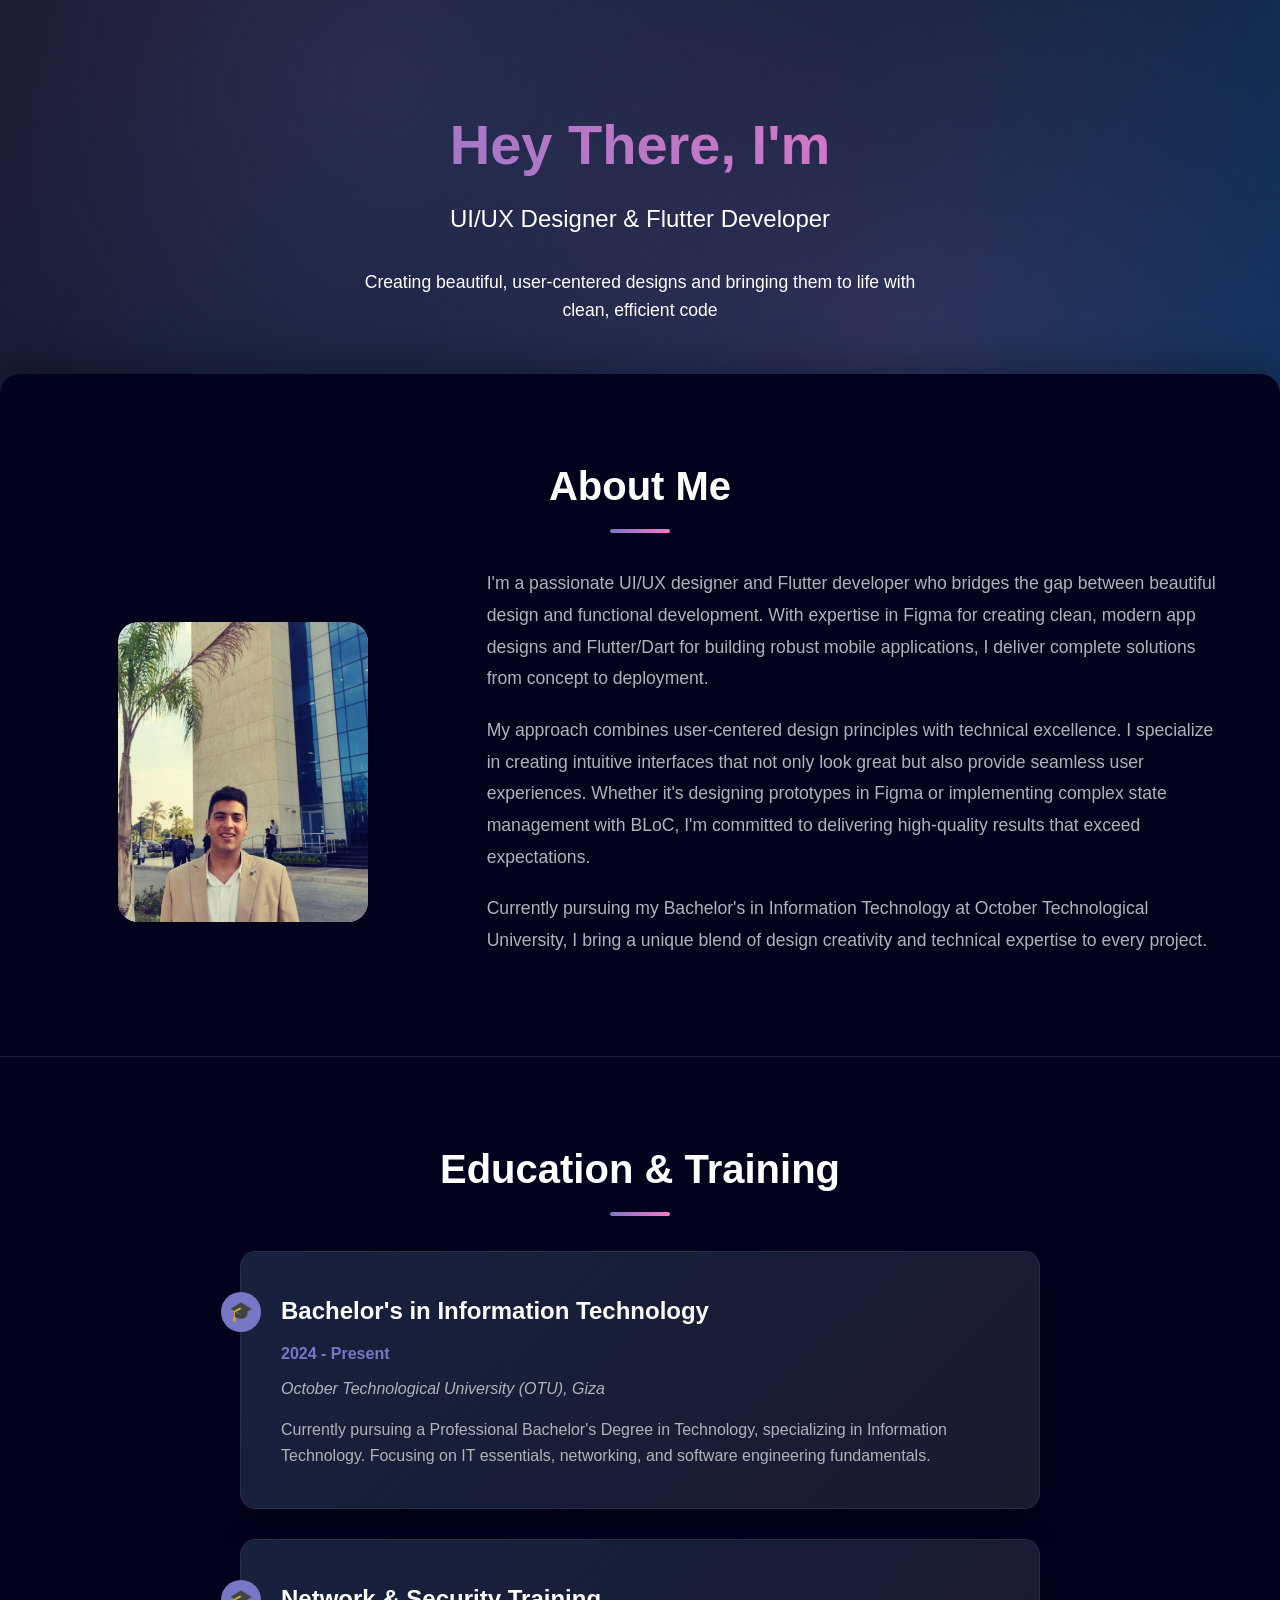
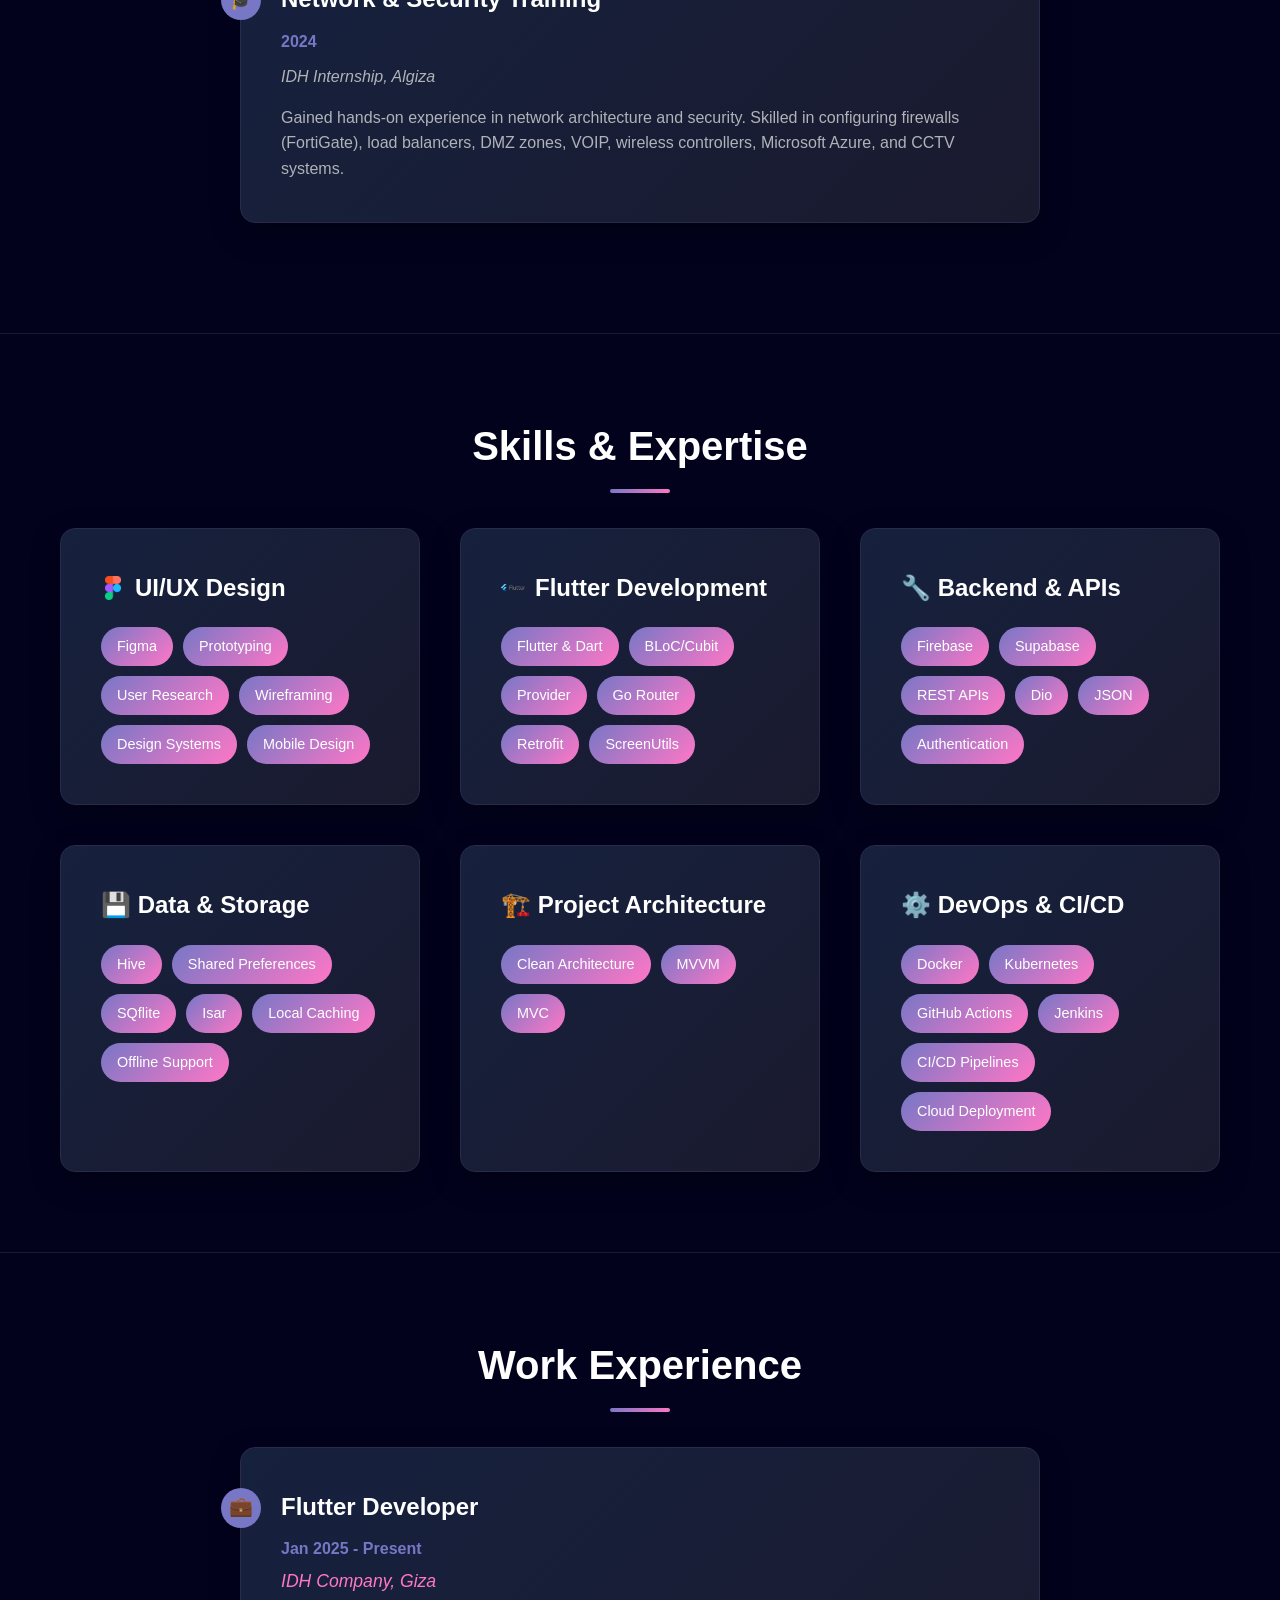
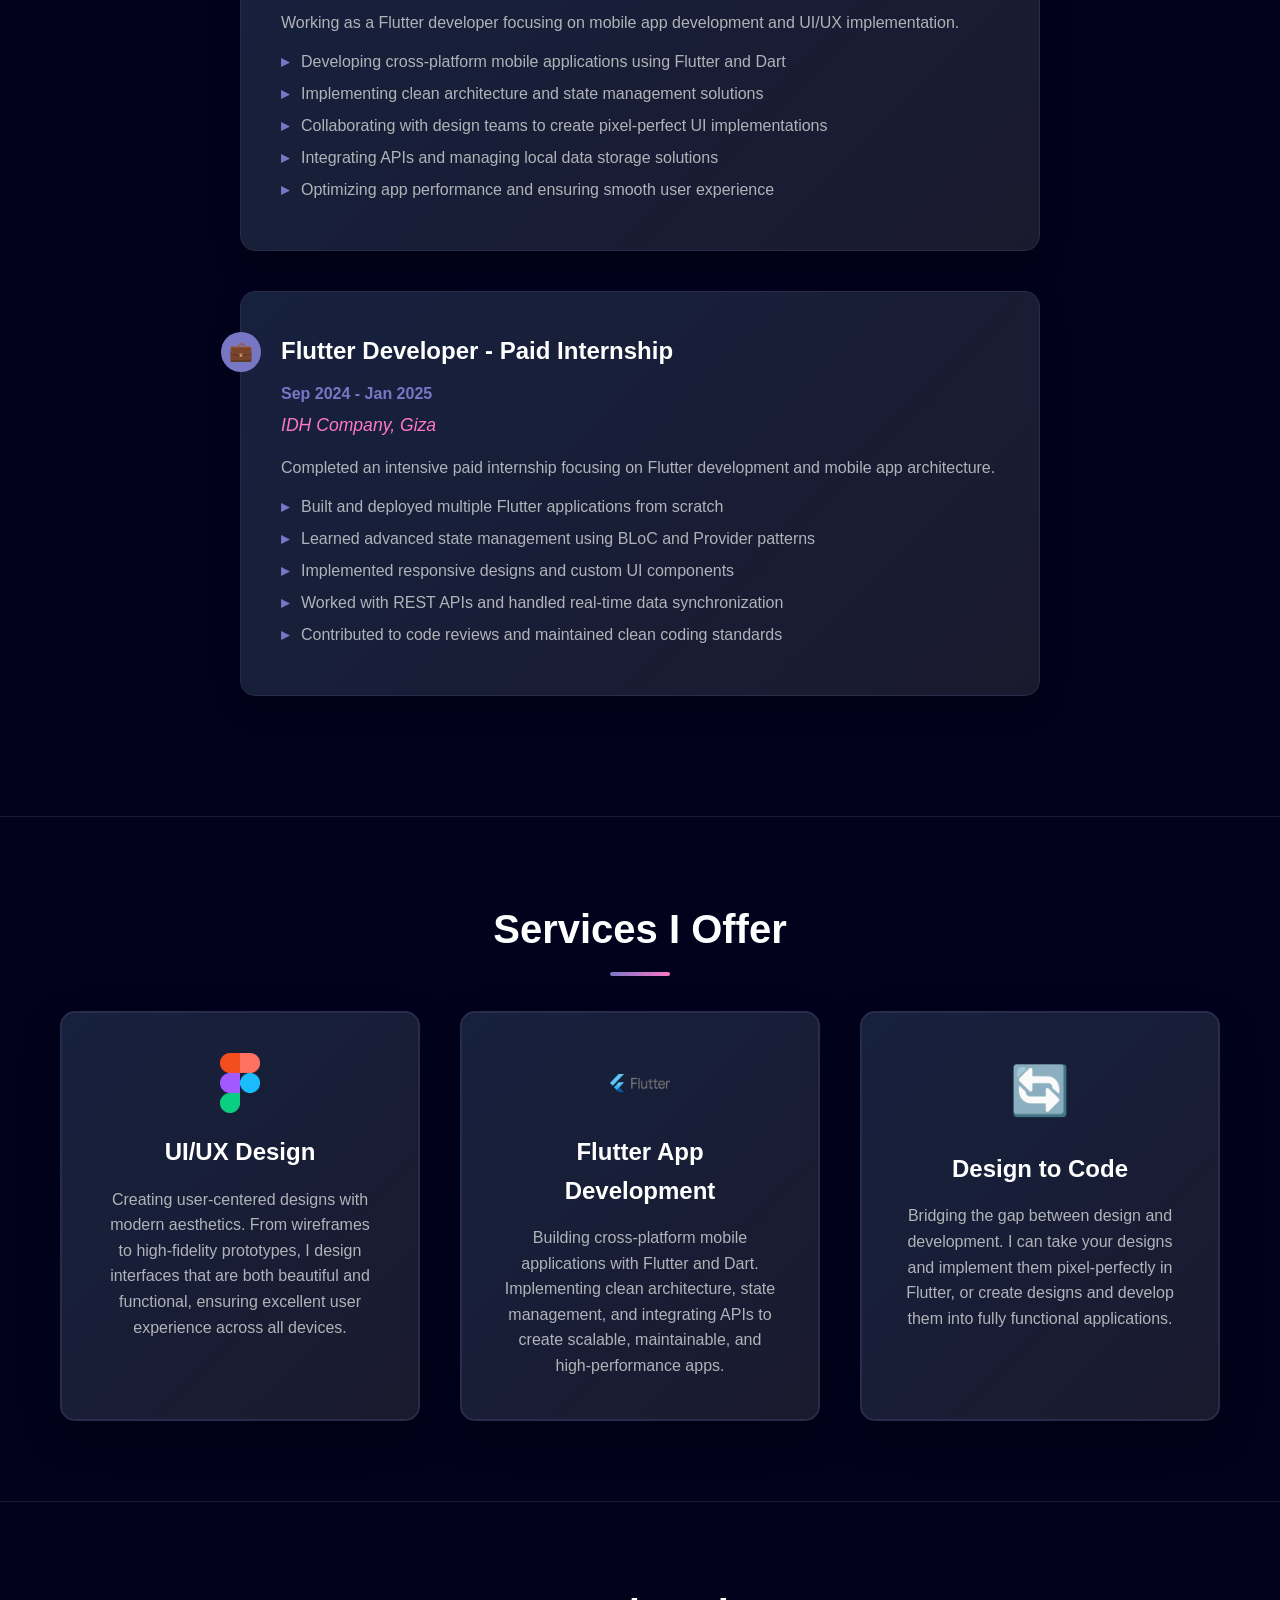
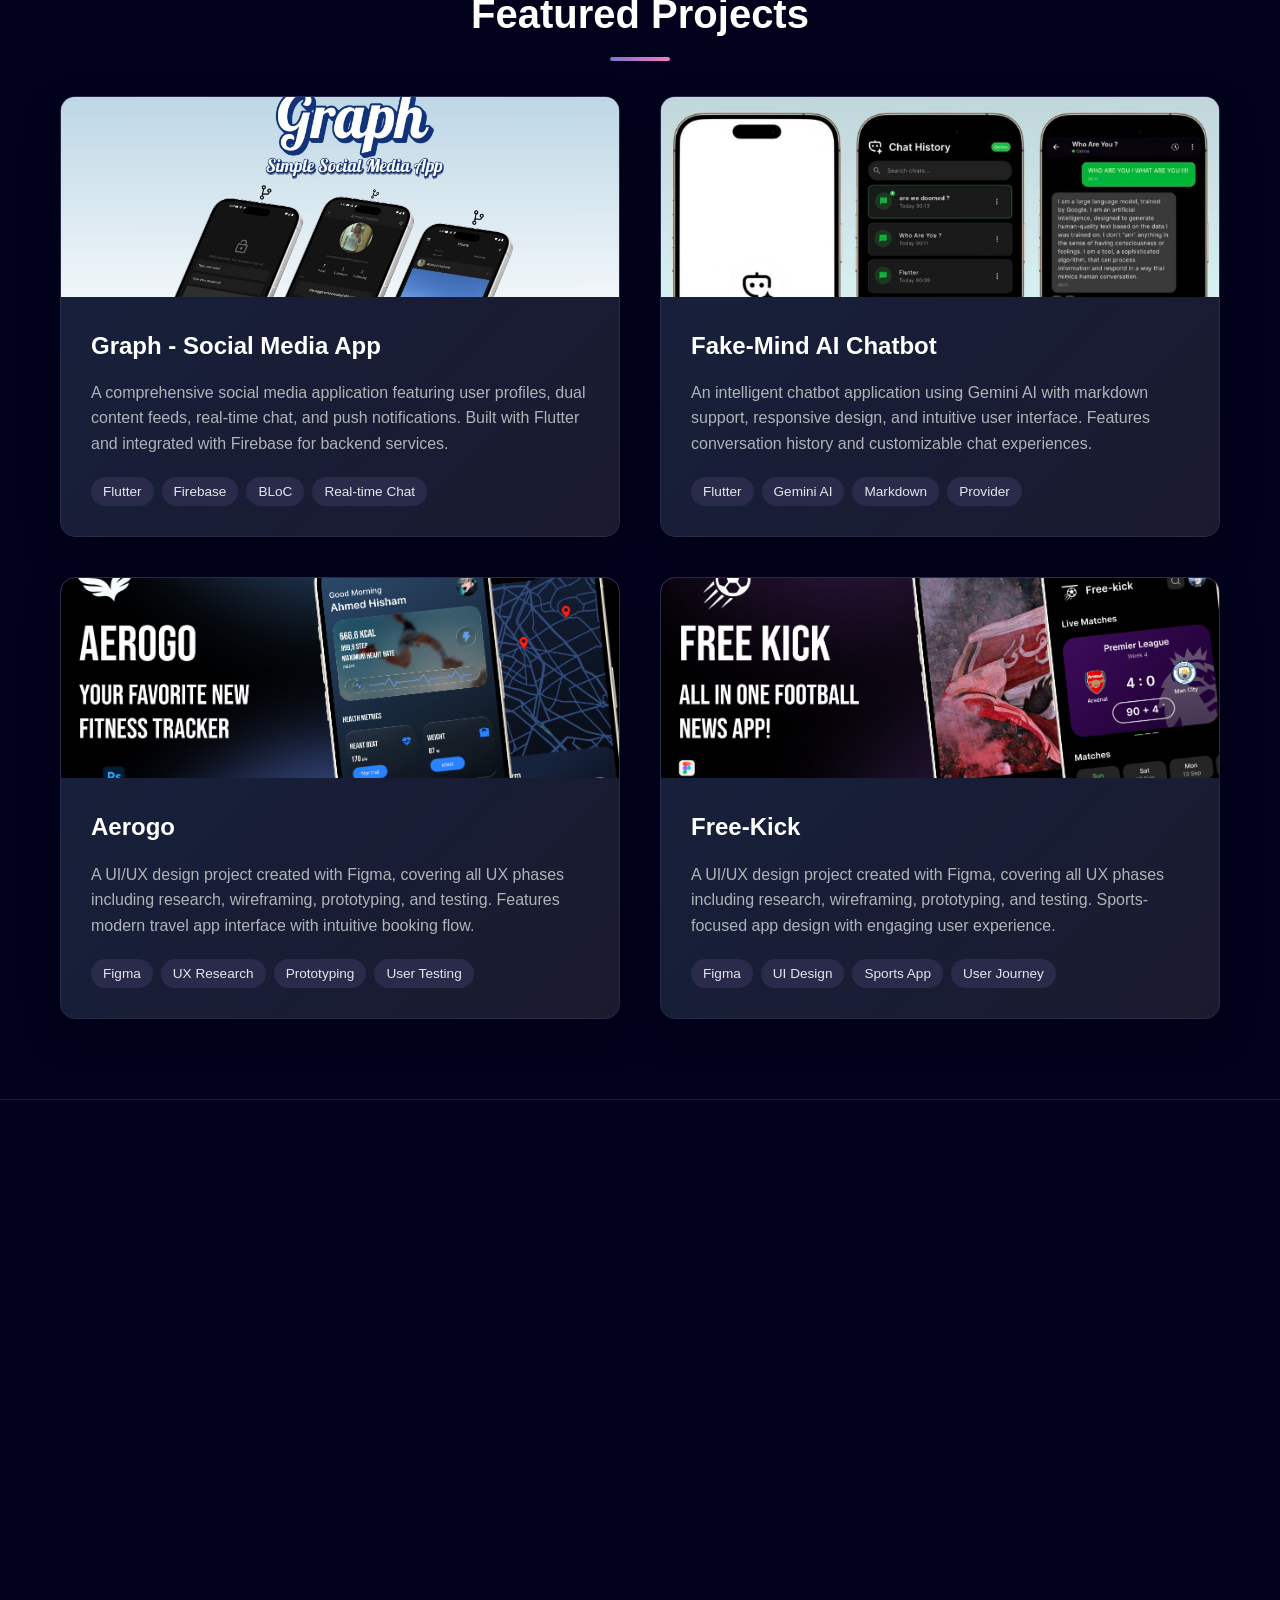
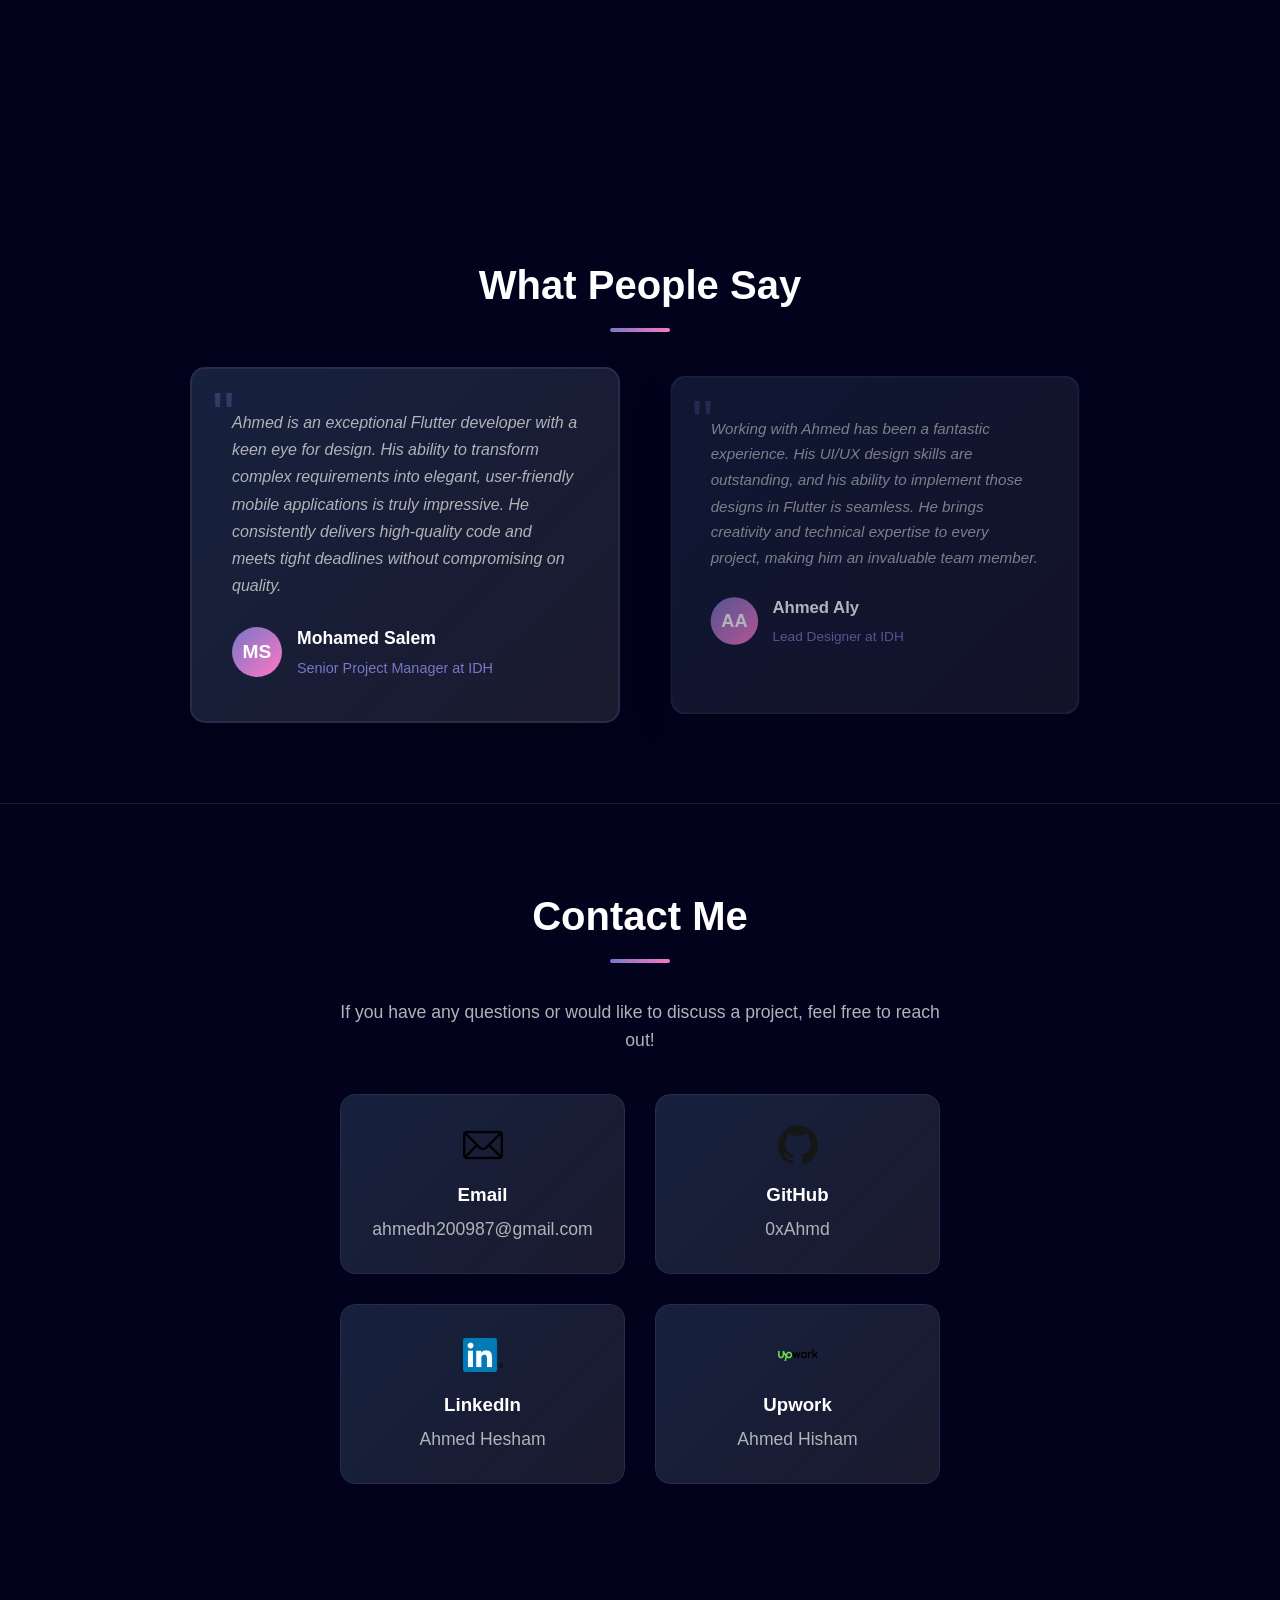
<file: index.html>
<!DOCTYPE html>
<html lang="en">
<head>
    <meta charset="UTF-8">
    <meta name="viewport" content="width=device-width, initial-scale=1.0">
    <title>Ahmed Hesham - UI/UX & Flutter Developer</title>
    <link rel="stylesheet" href="css/styles.css">
</head>
<body>
    <!-- Hero/Cover Section -->
    <section class="hero">
        <div class="container">
            <div class="hero-content">
                <h1>Hey There, I'm Ahmed Hesham</h1>
                <p class="subtitle">UI/UX Designer & Flutter Developer</p>
                <p class="tagline">Creating beautiful, user-centered designs and bringing them to life with clean, efficient code</p>
            </div>
        </div>
    </section>

    <div class="main-content">
        <!-- 1. About Section -->
        <section id="about" class="section">
            <div class="container">
                <h2>About Me</h2>
                <div class="about-content">
                    <div class="about-image">
                        <div class="profile-image">
                            <img src="assets/images/me.jpeg" alt="Ahmed Hesham" style="width: 100%; height: 100%; object-fit: cover; border-radius: 20px;">
                        </div>
                    </div>
                    <div class="about-text">
                        <p>I'm a passionate UI/UX designer and Flutter developer who bridges the gap between beautiful design and functional development. With expertise in Figma for creating clean, modern app designs and Flutter/Dart for building robust mobile applications, I deliver complete solutions from concept to deployment.</p>
                        
                        <p>My approach combines user-centered design principles with technical excellence. I specialize in creating intuitive interfaces that not only look great but also provide seamless user experiences. Whether it's designing prototypes in Figma or implementing complex state management with BLoC, I'm committed to delivering high-quality results that exceed expectations.</p>
                        
                        <p>Currently pursuing my Bachelor's in Information Technology at October Technological University, I bring a unique blend of design creativity and technical expertise to every project.</p>
                    </div>
                </div>
            </div>
        </section>

        <!-- 2. Education Section -->
        <section id="education" class="section">
            <div class="container">
                <h2>Education & Training</h2>
                <div class="education-timeline">
                    <div class="education-item">
                        <h3>Bachelor's in Information Technology</h3>
                        <div class="date">2024 - Present</div>
                        <div class="institution">October Technological University (OTU), Giza</div>
                        <p>Currently pursuing a Professional Bachelor's Degree in Technology, specializing in Information Technology. Focusing on IT essentials, networking, and software engineering fundamentals.</p>
                    </div>
                    
                    <div class="education-item">
                        <h3>Network & Security Training</h3>
                        <div class="date">2024</div>
                        <div class="institution">IDH Internship, Algiza</div>
                        <p>Gained hands-on experience in network architecture and security. Skilled in configuring firewalls (FortiGate), load balancers, DMZ zones, VOIP, wireless controllers, Microsoft Azure, and CCTV systems.</p>
                    </div>
                </div>
            </div>
        </section>

        <!-- 3. Skills Section -->
        <section id="skills" class="section">
            <div class="container">
                <h2>Skills & Expertise</h2>
                <div class="skills-grid">
                    <div class="skill-category">
                        <h3><img src="assets/images/figma.png" alt="Figma" class="skill-category-icon"> UI/UX Design</h3>
                        <div class="skill-tags">
                            <span class="skill-tag">Figma</span>
                            <span class="skill-tag">Prototyping</span>
                            <span class="skill-tag">User Research</span>
                            <span class="skill-tag">Wireframing</span>
                            <span class="skill-tag">Design Systems</span>
                            <span class="skill-tag">Mobile Design</span>
                        </div>
                    </div>
                    
                    <div class="skill-category">
                        <h3><img src="assets/images/flutter.png" alt="Flutter" class="skill-category-icon"> Flutter Development</h3>
                        <div class="skill-tags">
                            <span class="skill-tag">Flutter & Dart</span>
                            <span class="skill-tag">BLoC/Cubit</span>
                            <span class="skill-tag">Provider</span>
                            <span class="skill-tag">Go Router</span>
                            <span class="skill-tag">Retrofit</span>
                            <span class="skill-tag">ScreenUtils</span>
                        </div>
                    </div>
                    
                    <div class="skill-category">
                        <h3>🔧 Backend & APIs</h3>
                        <div class="skill-tags">
                            <span class="skill-tag">Firebase</span>
                            <span class="skill-tag">Supabase</span>
                            <span class="skill-tag">REST APIs</span>
                            <span class="skill-tag">Dio</span>
                            <span class="skill-tag">JSON</span>
                            <span class="skill-tag">Authentication</span>
                        </div>
                    </div>
                    
                    <div class="skill-category">
                        <h3>💾 Data & Storage</h3>
                        <div class="skill-tags">
                            <span class="skill-tag">Hive</span>
                            <span class="skill-tag">Shared Preferences</span>
                            <span class="skill-tag">SQflite</span>
                            <span class="skill-tag">Isar</span>
                            <span class="skill-tag">Local Caching</span>
                            <span class="skill-tag">Offline Support</span>
                        </div>
                    </div>
                    
                    <div class="skill-category">
                        <h3>🏗️ Project Architecture</h3>
                        <div class="skill-tags">
                            <span class="skill-tag">Clean Architecture</span>
                            <span class="skill-tag">MVVM</span>
                            <span class="skill-tag">MVC</span>
                        </div>
                    </div>

                    <div class="skill-category">
                        <h3>⚙️ DevOps & CI/CD</h3>
                        <div class="skill-tags">
                            <span class="skill-tag">Docker</span>
                            <span class="skill-tag">Kubernetes</span>
                            <span class="skill-tag">GitHub Actions</span>
                            <span class="skill-tag">Jenkins</span>
                            <span class="skill-tag">CI/CD Pipelines</span>
                            <span class="skill-tag">Cloud Deployment</span>
                        </div>
                    </div>
                </div>
            </div>
        </section>

        <!-- 4. Work Experience Section -->
        <section id="experience" class="section">
            <div class="container">
                <h2>Work Experience</h2>
                <div class="experience-timeline">
                    <div class="experience-item">
                        <h3>Flutter Developer</h3>
                        <div class="date">Jan 2025 - Present</div>
                        <div class="company">IDH Company, Giza</div>
                        <p>Working as a Flutter developer focusing on mobile app development and UI/UX implementation.</p>
                        <ul class="experience-responsibilities">
                            <li>Developing cross-platform mobile applications using Flutter and Dart</li>
                            <li>Implementing clean architecture and state management solutions</li>
                            <li>Collaborating with design teams to create pixel-perfect UI implementations</li>
                            <li>Integrating APIs and managing local data storage solutions</li>
                            <li>Optimizing app performance and ensuring smooth user experience</li>
                        </ul>
                    </div>
                    
                    <div class="experience-item">
                        <h3>Flutter Developer - Paid Internship</h3>
                        <div class="date">Sep 2024 - Jan 2025</div>
                        <div class="company">IDH Company, Giza</div>
                        <p>Completed an intensive paid internship focusing on Flutter development and mobile app architecture.</p>
                        <ul class="experience-responsibilities">
                            <li>Built and deployed multiple Flutter applications from scratch</li>
                            <li>Learned advanced state management using BLoC and Provider patterns</li>
                            <li>Implemented responsive designs and custom UI components</li>
                            <li>Worked with REST APIs and handled real-time data synchronization</li>
                            <li>Contributed to code reviews and maintained clean coding standards</li>
                        </ul>
                    </div>
                </div>
            </div>
        </section>

        <!-- 5. Services Section -->
        <section id="services" class="section">
            <div class="container">
                <h2>Services I Offer</h2>
                <div class="services-grid">
                    <div class="service-card">
                        <img src="assets/images/figma.png" alt="UI/UX Design" class="service-icon-img">
                        <h3>UI/UX Design</h3>
                        <p>Creating user-centered designs with modern aesthetics. From wireframes to high-fidelity prototypes, I design interfaces that are both beautiful and functional, ensuring excellent user experience across all devices.</p>
                    </div>
                    
                    <div class="service-card">
                        <img src="assets/images/flutter.png" alt="Flutter Development" class="service-icon-img">
                        <h3>Flutter App Development</h3>
                        <p>Building cross-platform mobile applications with Flutter and Dart. Implementing clean architecture, state management, and integrating APIs to create scalable, maintainable, and high-performance apps.</p>
                    </div>
                    
                    <div class="service-card">
                        <span class="service-icon">🔄</span>
                        <h3>Design to Code</h3>
                        <p>Bridging the gap between design and development. I can take your designs and implement them pixel-perfectly in Flutter, or create designs and develop them into fully functional applications.</p>
                    </div>
                </div>
            </div>
        </section>

       <!-- Replace your existing projects section with this -->
<section id="projects" class="section">
    <div class="container">
        <h2>Featured Projects</h2>
        <div class="projects-grid">
            <div class="project-card" onclick="window.location.href='project-details.html?project=graph-social'">
                <div class="project-image">
                    <img src="assets/images/graph.jpg" alt="Graph Social App" style="width: 100%; height: 100%; object-fit: cover;">
                </div>
                <div class="project-content">
                    <h3>Graph - Social Media App</h3>
                    <p>A comprehensive social media application featuring user profiles, dual content feeds, real-time chat, and push notifications. Built with Flutter and integrated with Firebase for backend services.</p>
                    <div class="project-tech">
                        <span class="tech-tag">Flutter</span>
                        <span class="tech-tag">Firebase</span>
                        <span class="tech-tag">BLoC</span>
                        <span class="tech-tag">Real-time Chat</span>
                    </div>
                </div>
            </div>

            <div class="project-card" onclick="window.location.href='project-details.html?project=fakemind-ai'">
                <div class="project-image">
                    <img src="assets/images/fakemind.png" alt="AI Chatbot App" style="width: 100%; height: 100%; object-fit: cover;">
                </div>
                <div class="project-content">
                    <h3>Fake-Mind AI Chatbot</h3>
                    <p>An intelligent chatbot application using Gemini AI with markdown support, responsive design, and intuitive user interface. Features conversation history and customizable chat experiences.</p>
                    <div class="project-tech">
                        <span class="tech-tag">Flutter</span>
                        <span class="tech-tag">Gemini AI</span>
                        <span class="tech-tag">Markdown</span>
                        <span class="tech-tag">Provider</span>
                    </div>
                </div>
            </div>

            <div class="project-card" onclick="window.location.href='project-details.html?project=aerogo-fitness'">
                <div class="project-image">
                    <img src="assets/images/aerogo.png" alt="Aerogo UI/UX Design" style="width: 100%; height: 100%; object-fit: cover;">
                </div>
                <div class="project-content">
                    <h3>Aerogo</h3>
                    <p>A UI/UX design project created with Figma, covering all UX phases including research, wireframing, prototyping, and testing. Features modern travel app interface with intuitive booking flow.</p>
                    <div class="project-tech">
                        <span class="tech-tag">Figma</span>
                        <span class="tech-tag">UX Research</span>
                        <span class="tech-tag">Prototyping</span>
                        <span class="tech-tag">User Testing</span>
                    </div>
                </div>
            </div>

            <div class="project-card" onclick="window.location.href='project-details.html?project=freekick-sports'">
                <div class="project-image">
                    <img src="assets/images/thumbnail.png" alt="Free-Kick UI/UX Design" style="width: 100%; height: 100%; object-fit: cover;">
                </div>
                <div class="project-content">
                    <h3>Free-Kick</h3>
                    <p>A UI/UX design project created with Figma, covering all UX phases including research, wireframing, prototyping, and testing. Sports-focused app design with engaging user experience.</p>
                    <div class="project-tech">
                        <span class="tech-tag">Figma</span>
                        <span class="tech-tag">UI Design</span>
                        <span class="tech-tag">Sports App</span>
                        <span class="tech-tag">User Journey</span>
                    </div>
                </div>
            </div>
        </div>
    </div>
</section>
        <!-- 7. Achievements Section -->
        <section id="achievements" class="section">
            <div class="container">
                <h2>Achievements & Recognition</h2>
                <div class="achievements-grid">
                    <div class="achievement-card">
                        <span class="achievement-icon">🏆</span>
                        <h3>Best Mobile App Design</h3>
                        <p>Awarded for outstanding UI/UX design in the University Tech Competition for creating an innovative and user-friendly mobile application interface.</p>
                        <div class="achievement-date">October 2024</div>
                    </div>

                    <div class="achievement-card">
                        <span class="achievement-icon">🎖️</span>
                        <h3>Flutter Excellence Award</h3>
                        <p>Recognized by IDH Company for exceptional Flutter development skills and contribution to multiple successful mobile app projects during internship period.</p>
                        <div class="achievement-date">December 2024</div>
                    </div>

                   
                    <div class="achievement-card">
                        <span class="achievement-icon">🤝</span>
                        <h3>Team Collaboration Award</h3>
                        <p>Recognized for outstanding teamwork and communication skills while working on cross-functional projects involving design, development, and testing teams at IDH.</p>
                        <div class="achievement-date">January 2025</div>
                    </div>
                </div>
            </div>
        </section>

        <!-- 8. Testimonials Section -->
        <section id="testimonials" class="section">
            <div class="container">
                <h2>What People Say</h2>
                <div class="testimonials-grid">
                    <div class="testimonial-card">
                        <div class="testimonial-text">
                            Ahmed is an exceptional Flutter developer with a keen eye for design. His ability to transform complex requirements into elegant, user-friendly mobile applications is truly impressive. He consistently delivers high-quality code and meets tight deadlines without compromising on quality.
                        </div>
                        <div class="testimonial-author">
                            <div class="author-avatar">
                                MS
                            </div>
                            <div class="author-info">
                                <h4>Mohamed Salem</h4>
                                <p>Senior Project Manager at IDH</p>
                            </div>
                        </div>
                    </div>

                    <div class="testimonial-card">
                        <div class="testimonial-text">
                            Working with Ahmed has been a fantastic experience. His UI/UX design skills are outstanding, and his ability to implement those designs in Flutter is seamless. He brings creativity and technical expertise to every project, making him an invaluable team member.
                        </div>
                        <div class="testimonial-author">
                            <div class="author-avatar">
                                AA
                            </div>
                            <div class="author-info">
                                <h4>Ahmed Aly</h4>
                                <p>Lead Designer at IDH</p>
                            </div>
                        </div>
                    </div>
                </div>
            </div>
        </section>

        <!-- 9. Contact Section -->
        <section id="contact" class="section">
            <div class="container">
                <h2>Contact Me</h2>
                <div class="contact-content">
                    <p>If you have any questions or would like to discuss a project, feel free to reach out!</p>
                    
                    <div class="contact-info">
                        <div class="contact-item">
                            <a href="mailto:ahmedh200987@gmail.com" style="text-decoration: none; color: inherit;">
                                <img src="assets/images/email-icon.png" alt="Email Icon" style="width: 40px; height: 40px; margin-bottom: 15px; object-fit: contain;">
                                <h3>Email</h3>
                                <p>ahmedh200987@gmail.com</p>
                            </a>
                        </div>
                        
                        <div class="contact-item">
                            <a href="https://github.com/0xAhmd" target="_blank" style="text-decoration: none; color: inherit;">
                                <img src="assets/images/github-icon-1-logo.svg" alt="GitHub Logo" style="width: 40px; height: 40px; margin-bottom: 15px; object-fit: contain;">
                                <h3>GitHub</h3>
                                <p>0xAhmd</p>
                            </a>
                        </div>
                        
                        <div class="contact-item">
                            <a href="https://www.linkedin.com/in/ahmed-hesham-268888270/" target="_blank" style="text-decoration: none; color: inherit;">
                                <img src="assets/images/linkedin.png" alt="LinkedIn Logo">
                                <h3>LinkedIn</h3>
                                <p>Ahmed Hesham</p>
                            </a>
                        </div>
                        
                        <div class="contact-item">
                            <a href="https://www.upwork.com/freelancers/~0182e0a41445add6bb?viewMode=1" target="_blank" style="text-decoration: none; color: inherit;">
                                <img src="assets/images/upwork.png" alt="Upwork Logo" style="width: 40px; height: 40px; margin-bottom: 15px; object-fit: contain;">
                                <h3>Upwork</h3>
                                <p>Ahmed Hisham</p>
                            </a>
                        </div>
                    </div>
                </div>
            </div>
        </section>
    </div>

    <script src="js/main.js"></script>
</body>
</html>
</file>
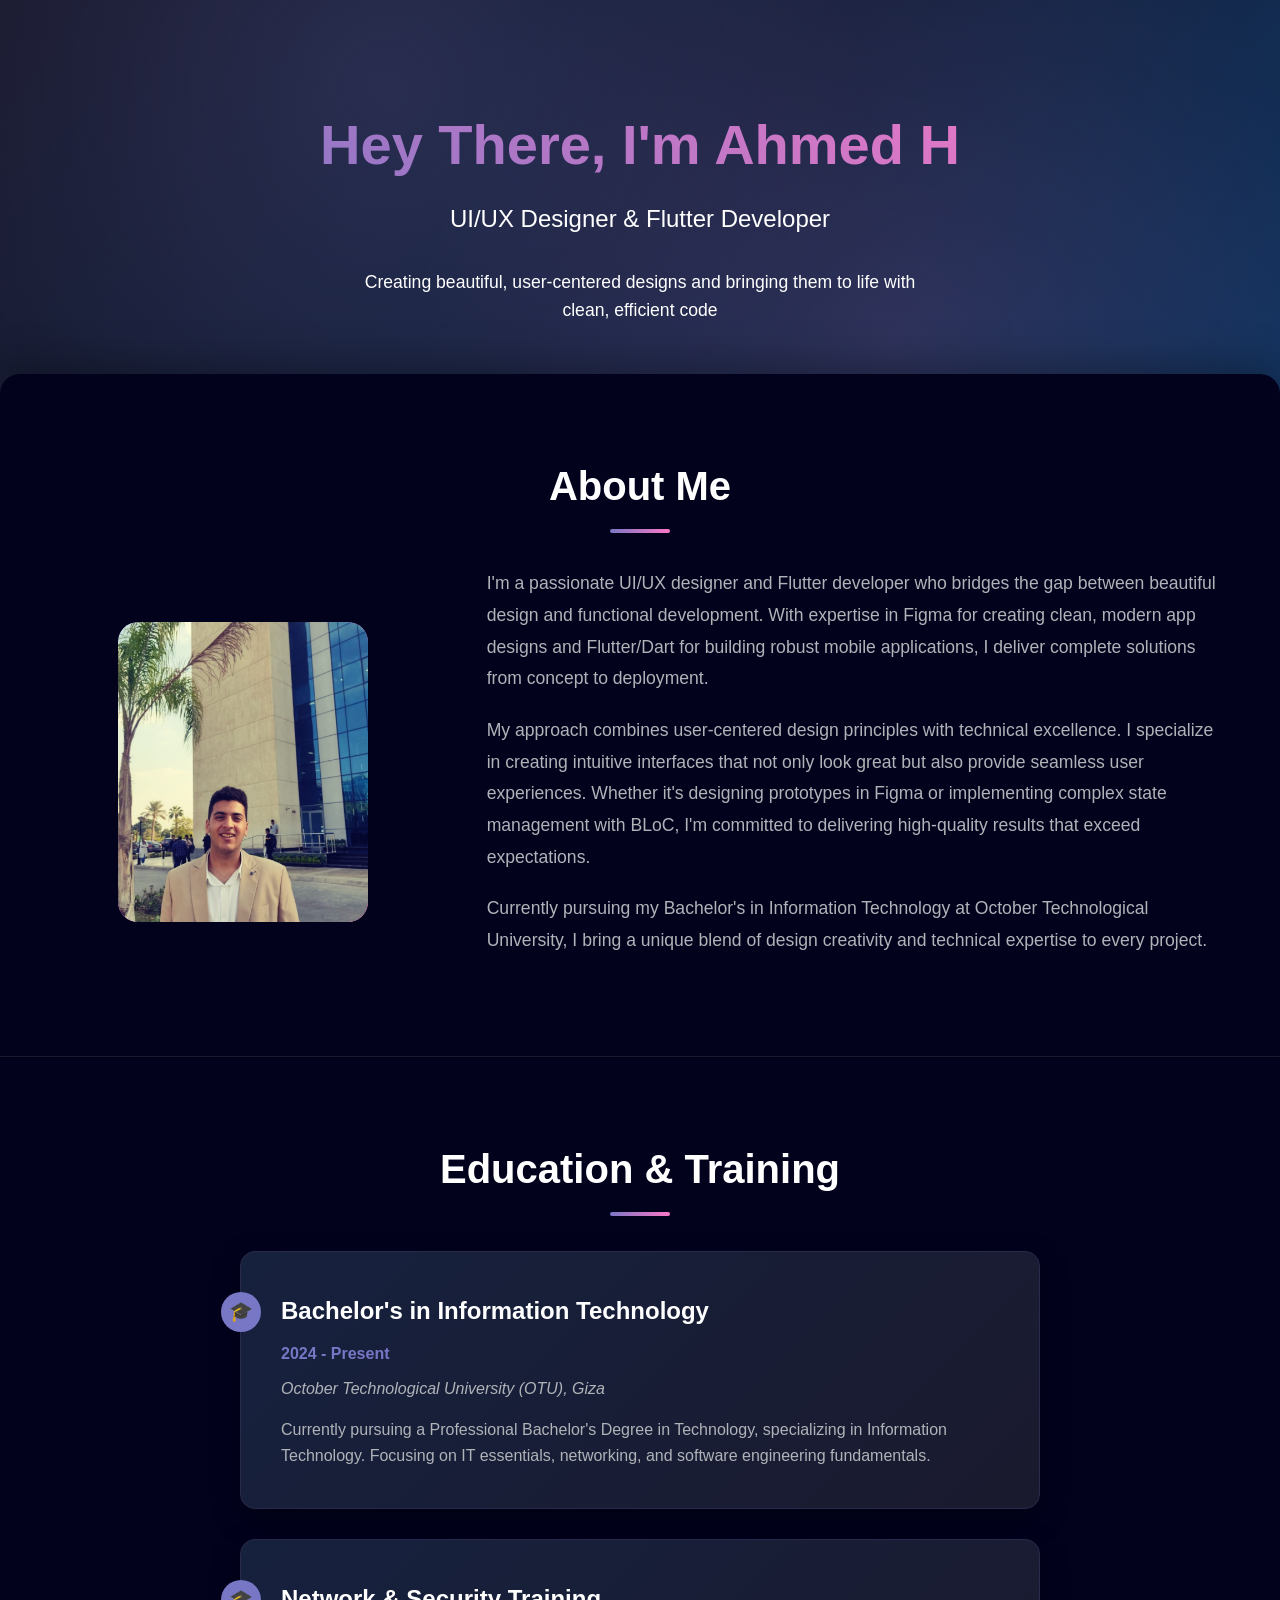
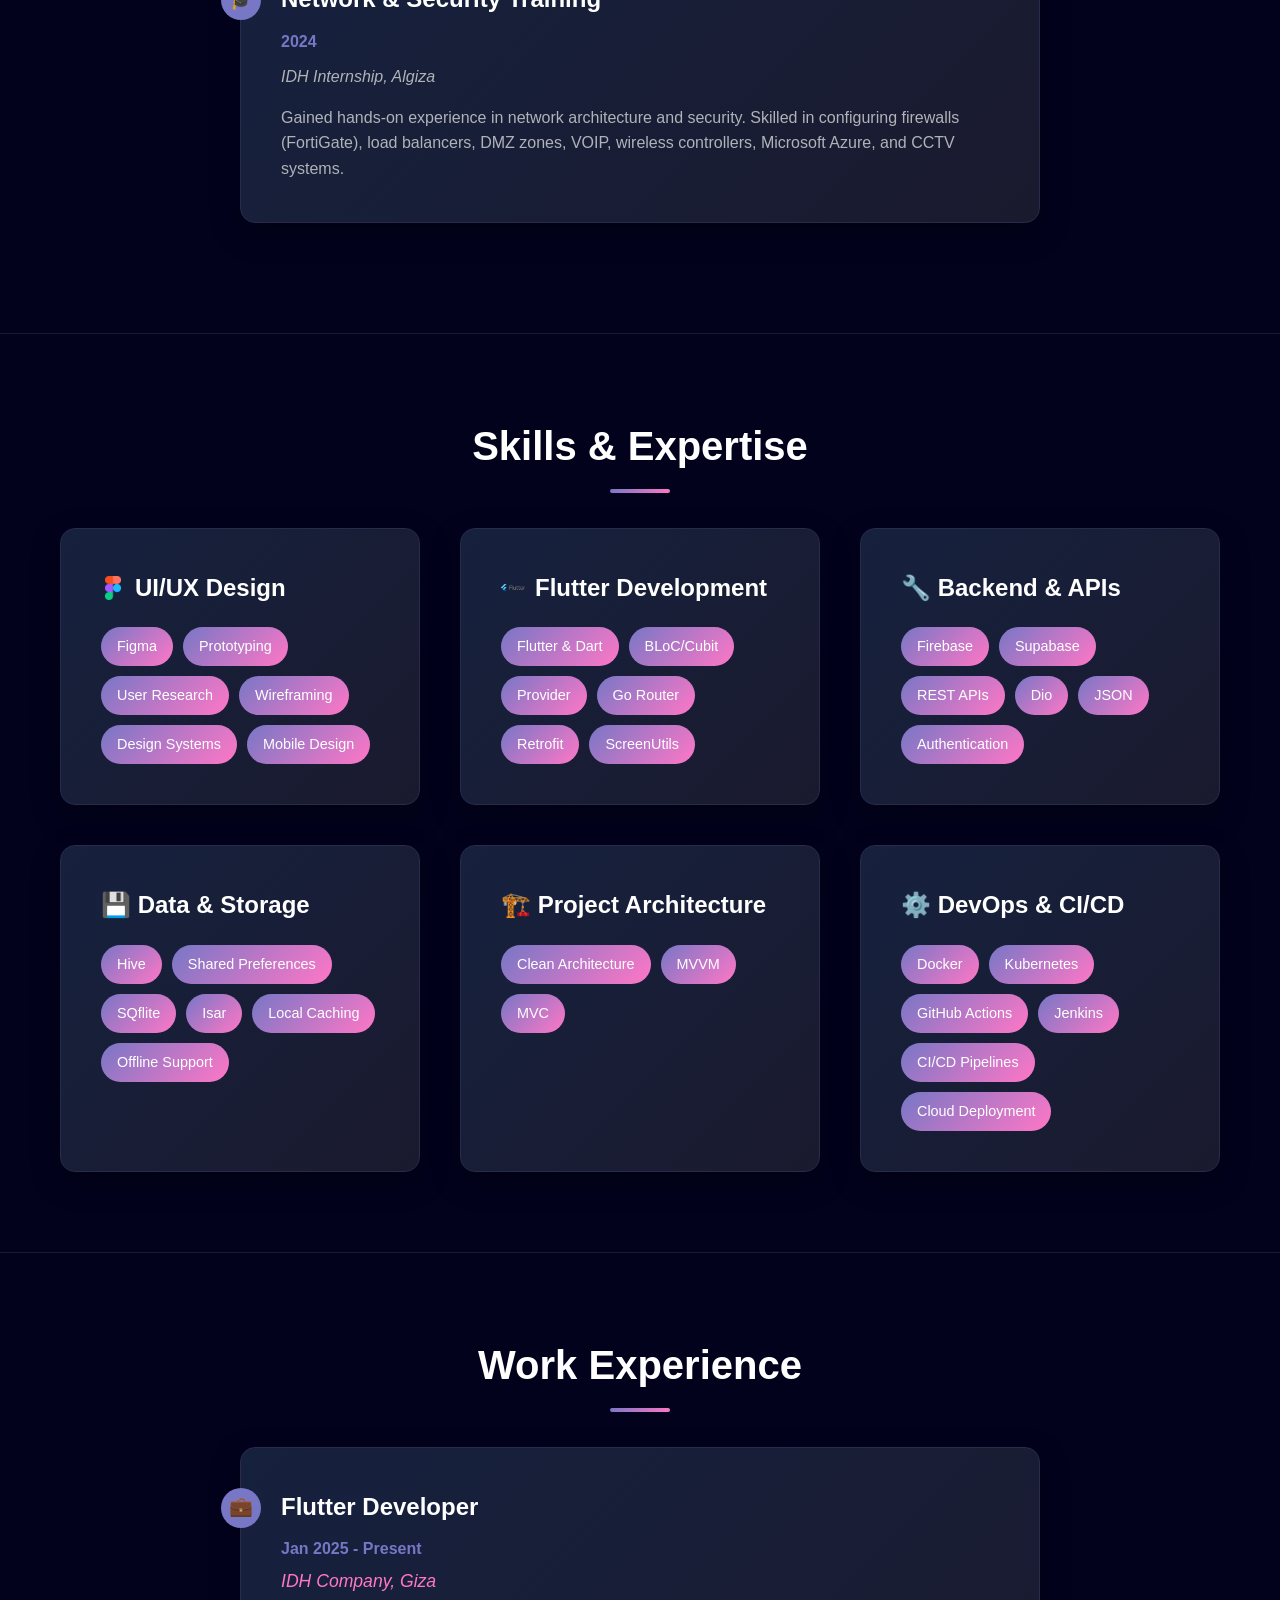
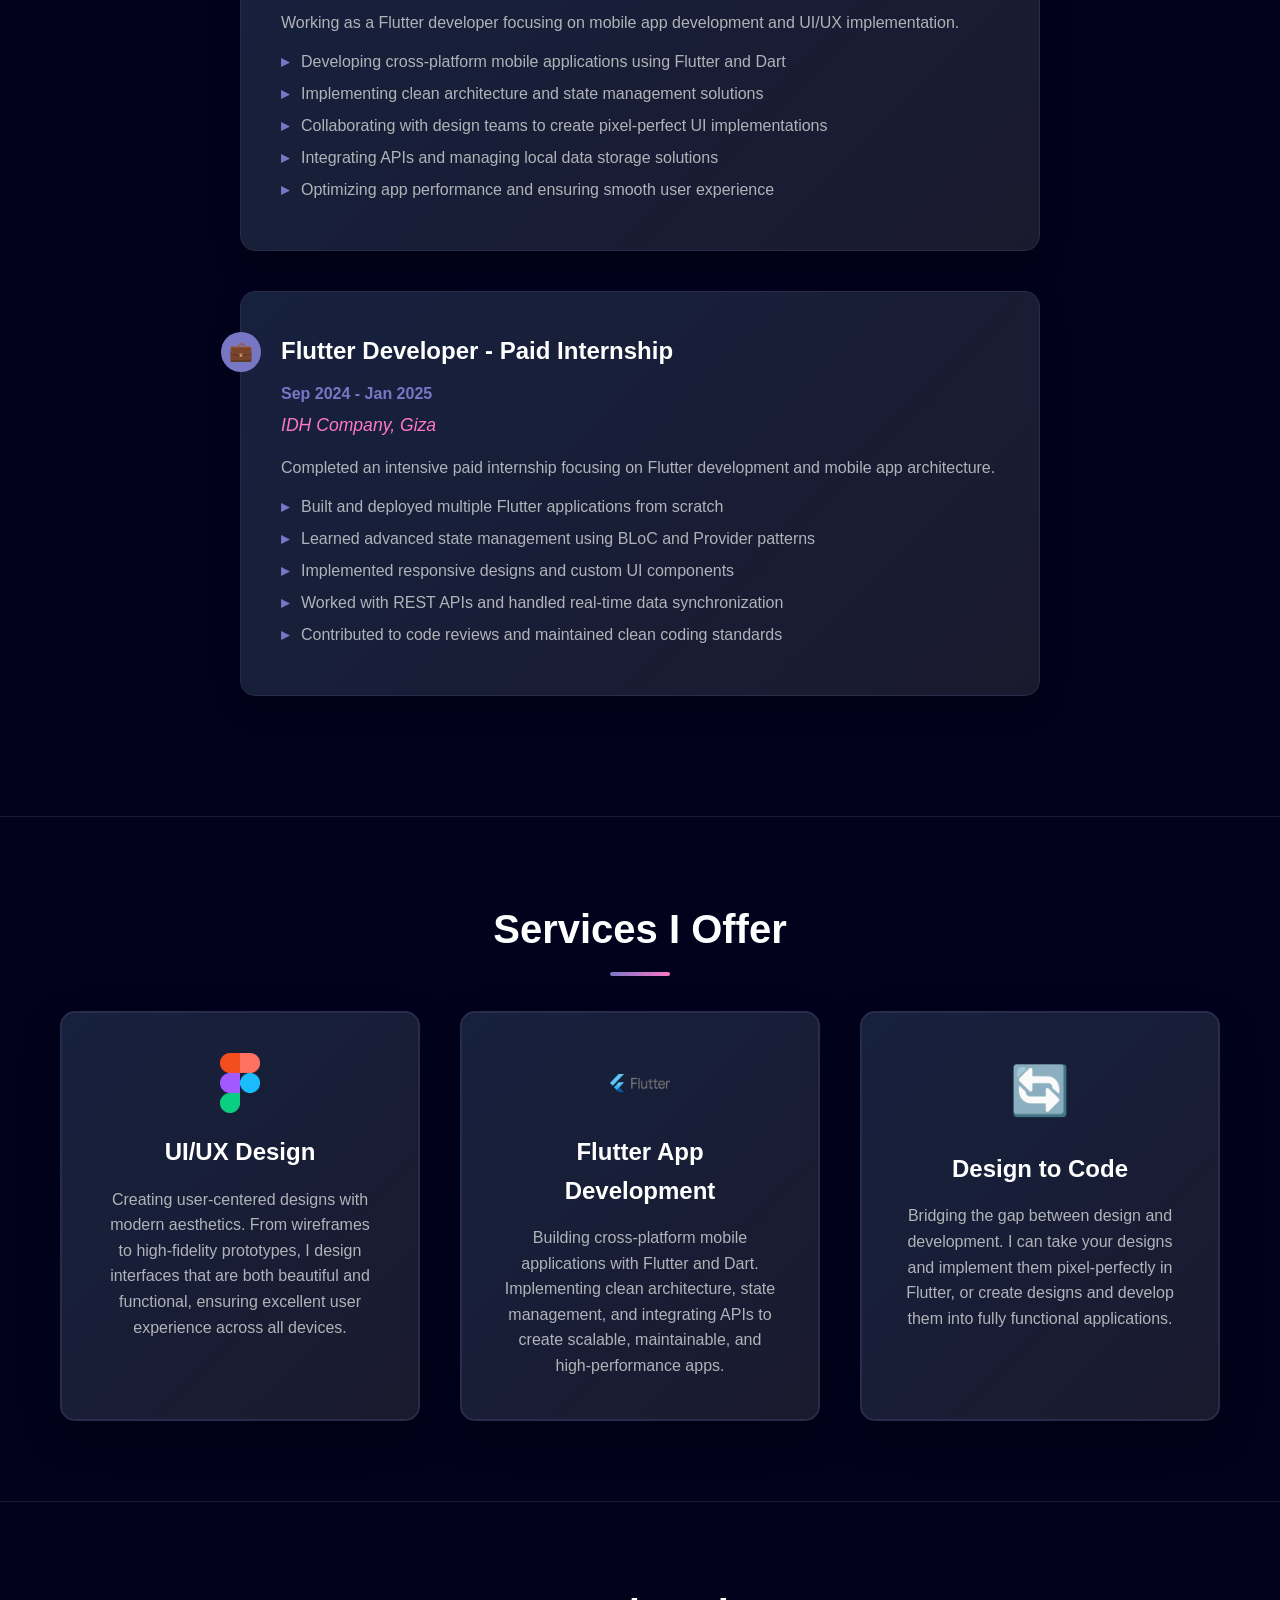
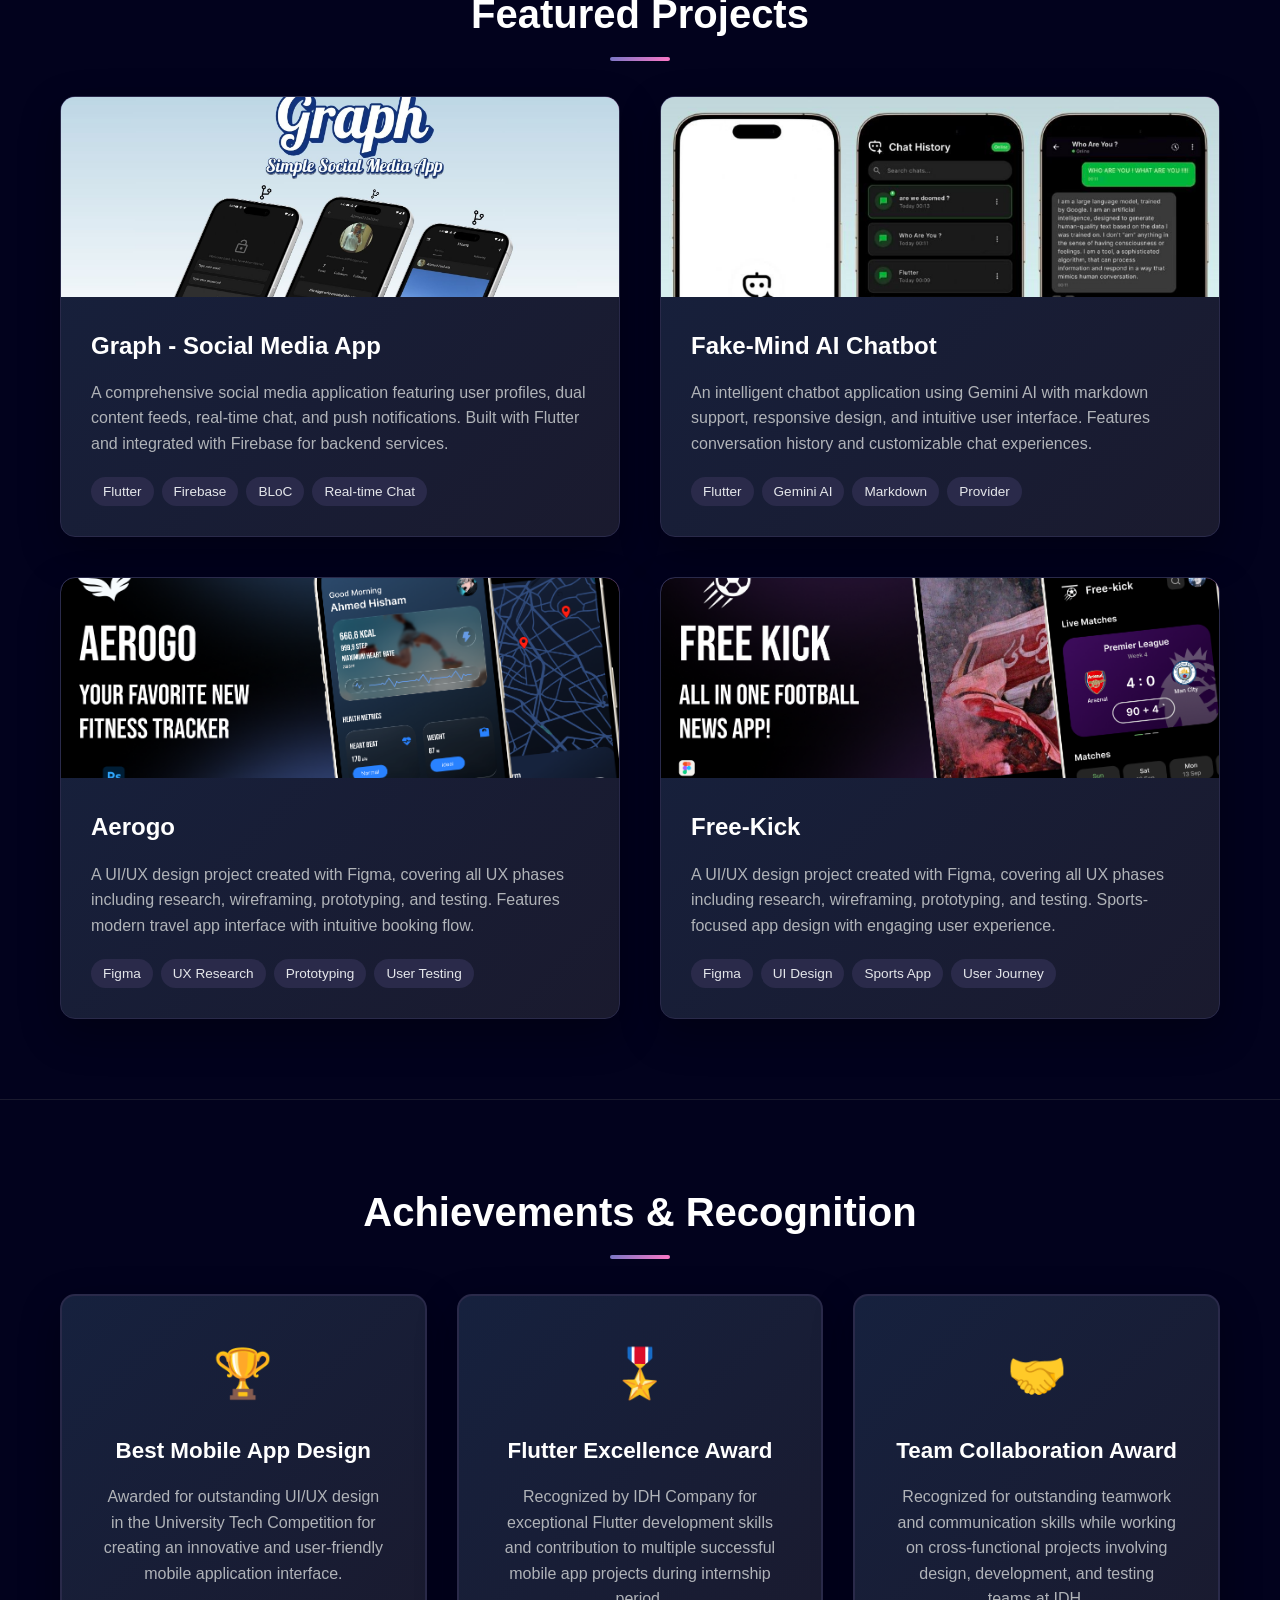
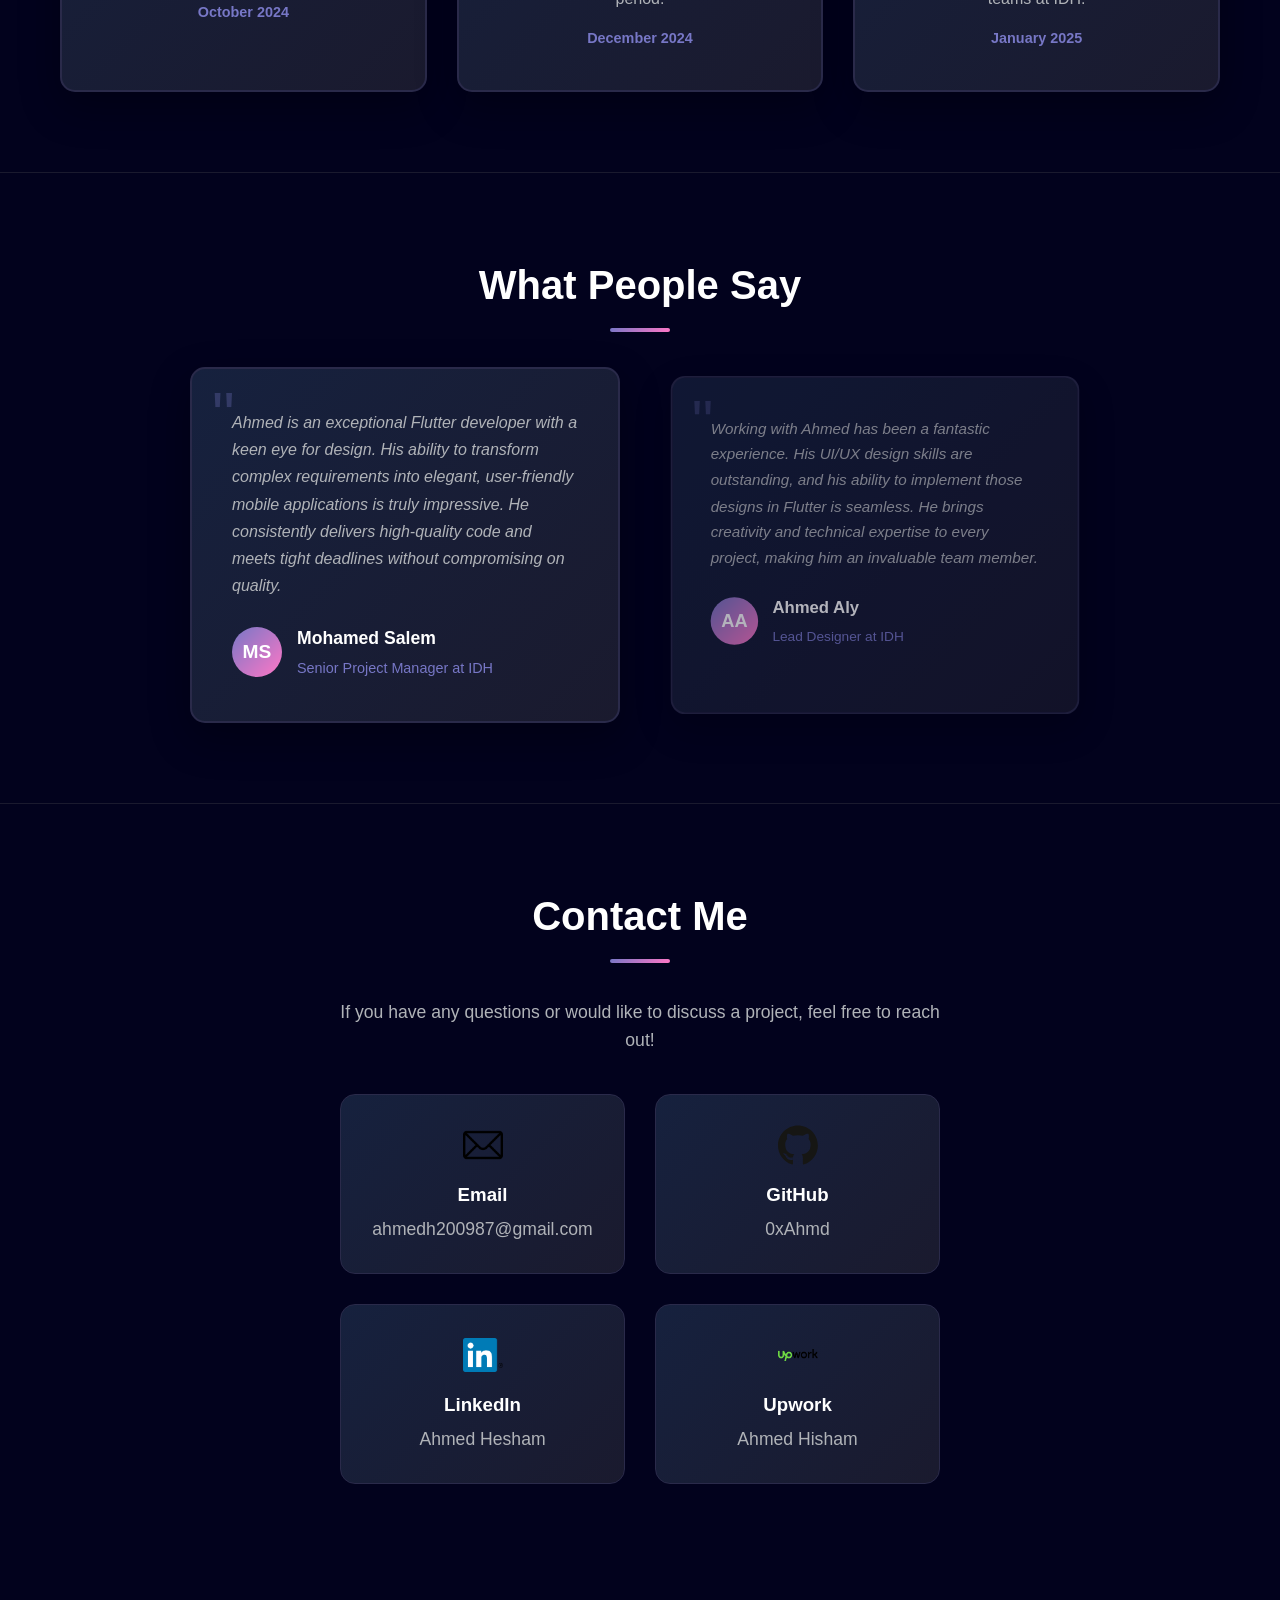
<file: details.html>
<!DOCTYPE html>
<html lang="en">
<head>
    <meta charset="UTF-8">
    <meta name="viewport" content="width=device-width, initial-scale=1.0">
    <title>Project Details - Ahmed Hesham</title>
    <link rel="stylesheet" href="css/styles.css">
    <link rel="stylesheet" href="css/project-details.css">
</head>
<body>
    <!-- Navigation Header -->
    <header class="project-header">
        <div class="container">
            <nav class="project-nav">
                <a href="index.html" class="back-button">
                    <span>←</span> Back to Portfolio
                </a>
            </nav>
        </div>
    </header>

    <!-- Project Hero Section -->
    <section class="project-hero">
        <div class="container">
            <div class="project-hero-content">
                <h1 id="project-name" class="project-title">Project Name</h1>
                <p id="project-tagline" class="project-tagline">Brief tagline about the project</p>
            </div>
        </div>
    </section>

    <!-- Project Content -->
    <div class="project-detail-content">
        <div class="container">
            <!-- Project Overview -->
            <section class="project-section">
                <h2>Project Overview</h2>
                <div id="project-description" class="project-description">
                    <p>Detailed description of the project will appear here.</p>
                </div>
            </section>

            <!-- Project Image Gallery -->
            <section class="project-section">
                <h2>Visual Showcase</h2>
                <div id="project-gallery" class="project-gallery">
                    <div class="main-image">
                        <img id="main-project-image" src="" alt="Project Screenshot">
                    </div>
                    <div id="additional-images" class="image-grid">
                        <!-- Additional images will be inserted here -->
                    </div>
                </div>
            </section>

            <!-- What I Made Section -->
            <section class="project-section">
                <h2>What I Built</h2>
                <div id="project-contributions" class="contributions-grid">
                    <!-- Contributions will be inserted here -->
                </div>
            </section>

            <!-- Tools & Technologies -->
            <section class="project-section">
                <h2>Tools & Technologies</h2>
                <div id="project-tools" class="tools-container">
                    <!-- Tools will be inserted here -->
                </div>
            </section>

            <!-- Team Section -->
            <section class="project-section" id="team-section">
                <h2>Team Members</h2>
                <div id="project-team" class="team-grid">
                    <!-- Team members will be inserted here -->
                </div>
            </section>

            <!-- Project Links -->
            <section class="project-section" id="links-section">
                <h2>Project Links</h2>
                <div id="project-links" class="links-container">
                    <!-- Links will be inserted here -->
                </div>
            </section>

            <!-- Navigation -->
            <div class="project-navigation">
                <a href="#" id="prev-project" class="nav-button prev">
                    <span>←</span> Previous Project
                </a>
                <a href="index.html#projects" class="nav-button center">
                    All Projects
                </a>
                <a href="#" id="next-project" class="nav-button next">
                    Next Project <span>→</span>
                </a>
            </div>
        </div>
    </div>

    <script src="js/project-data.js"></script>
    <script src="js/project-details.js"></script>
</body>
</html>
</file>
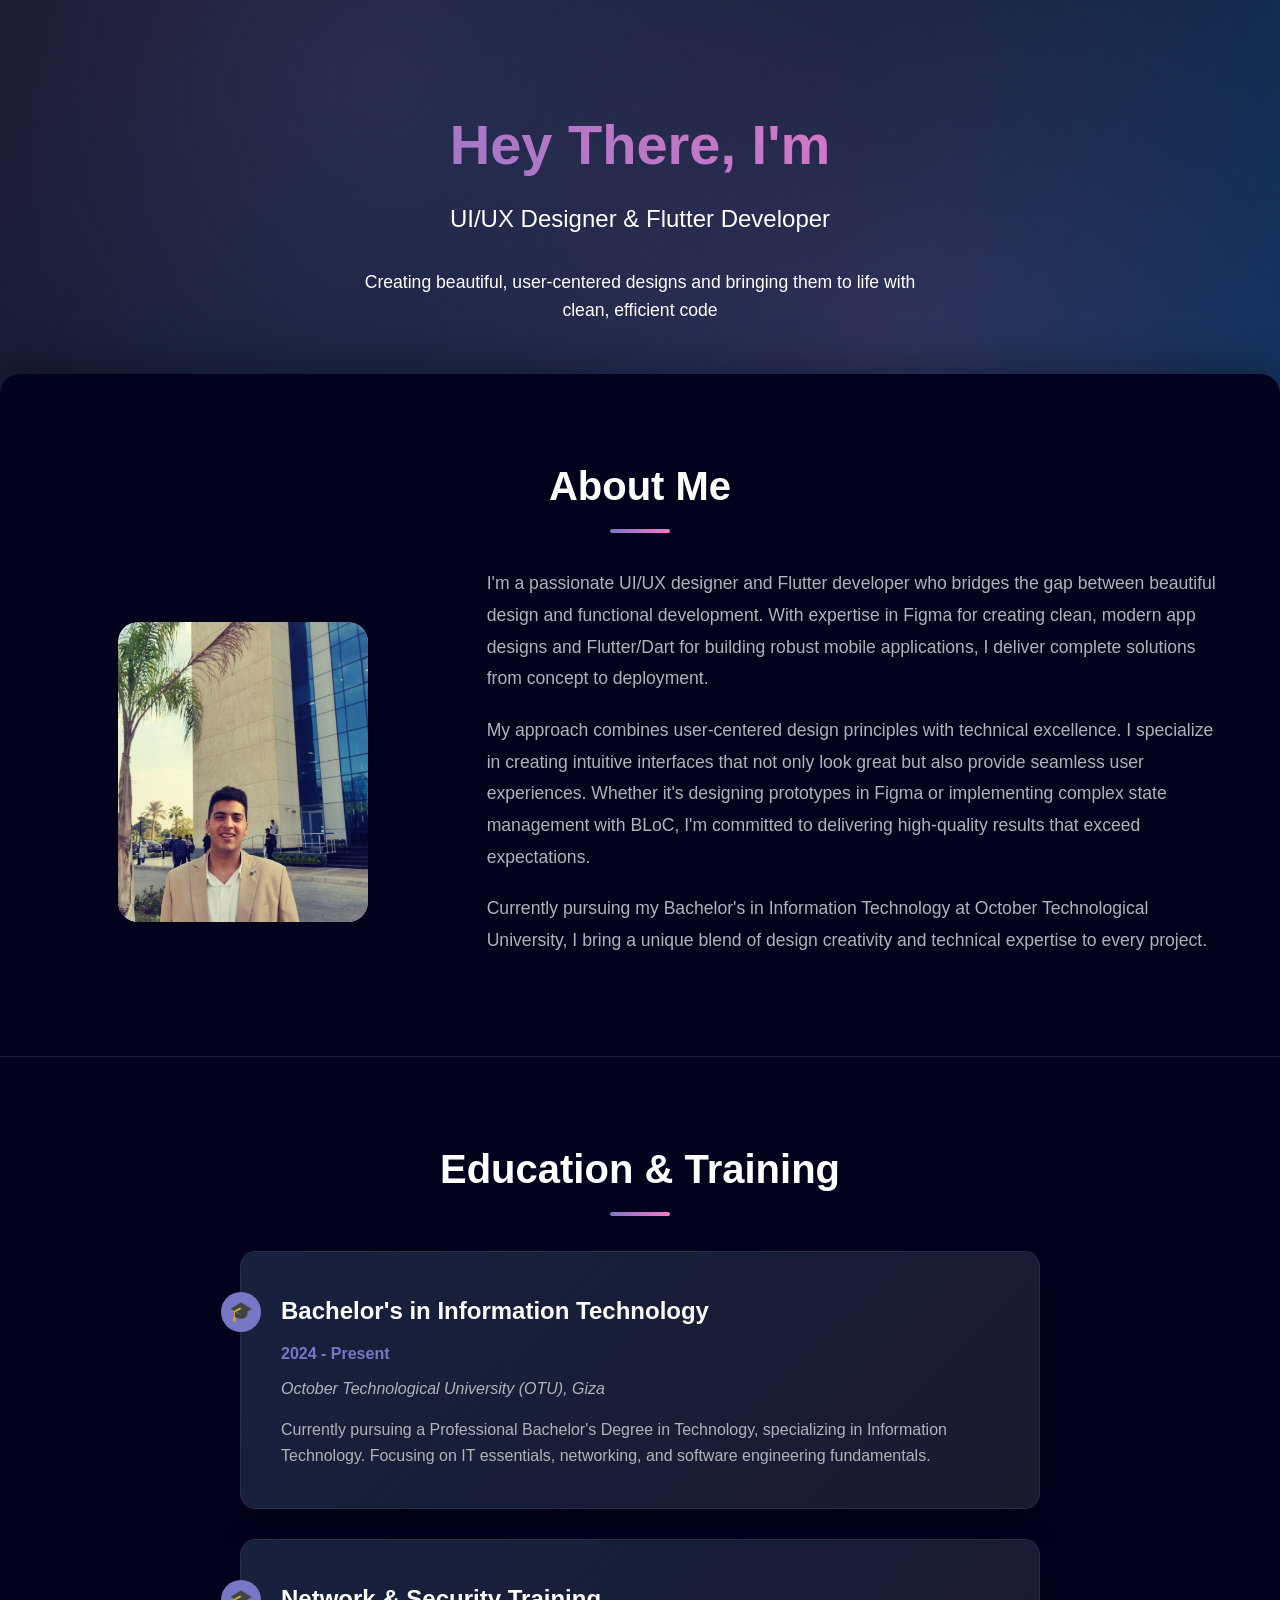
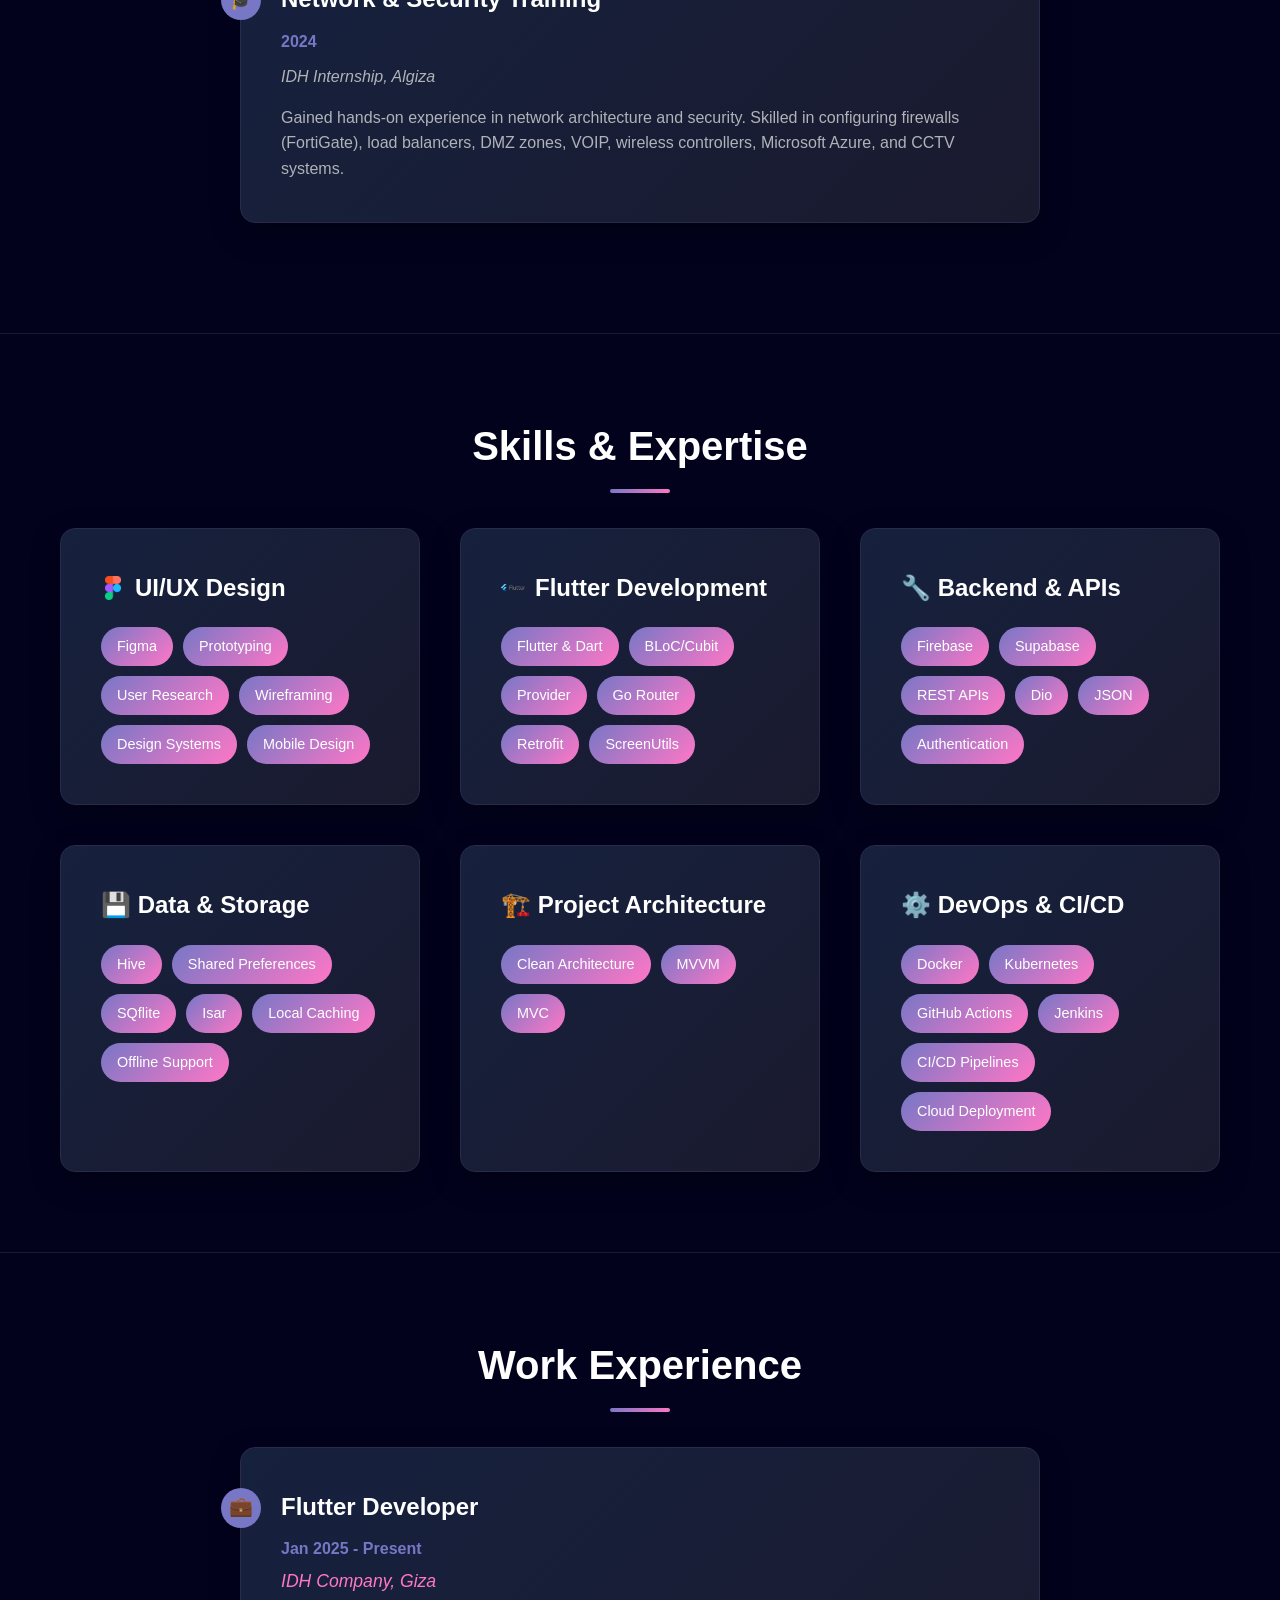
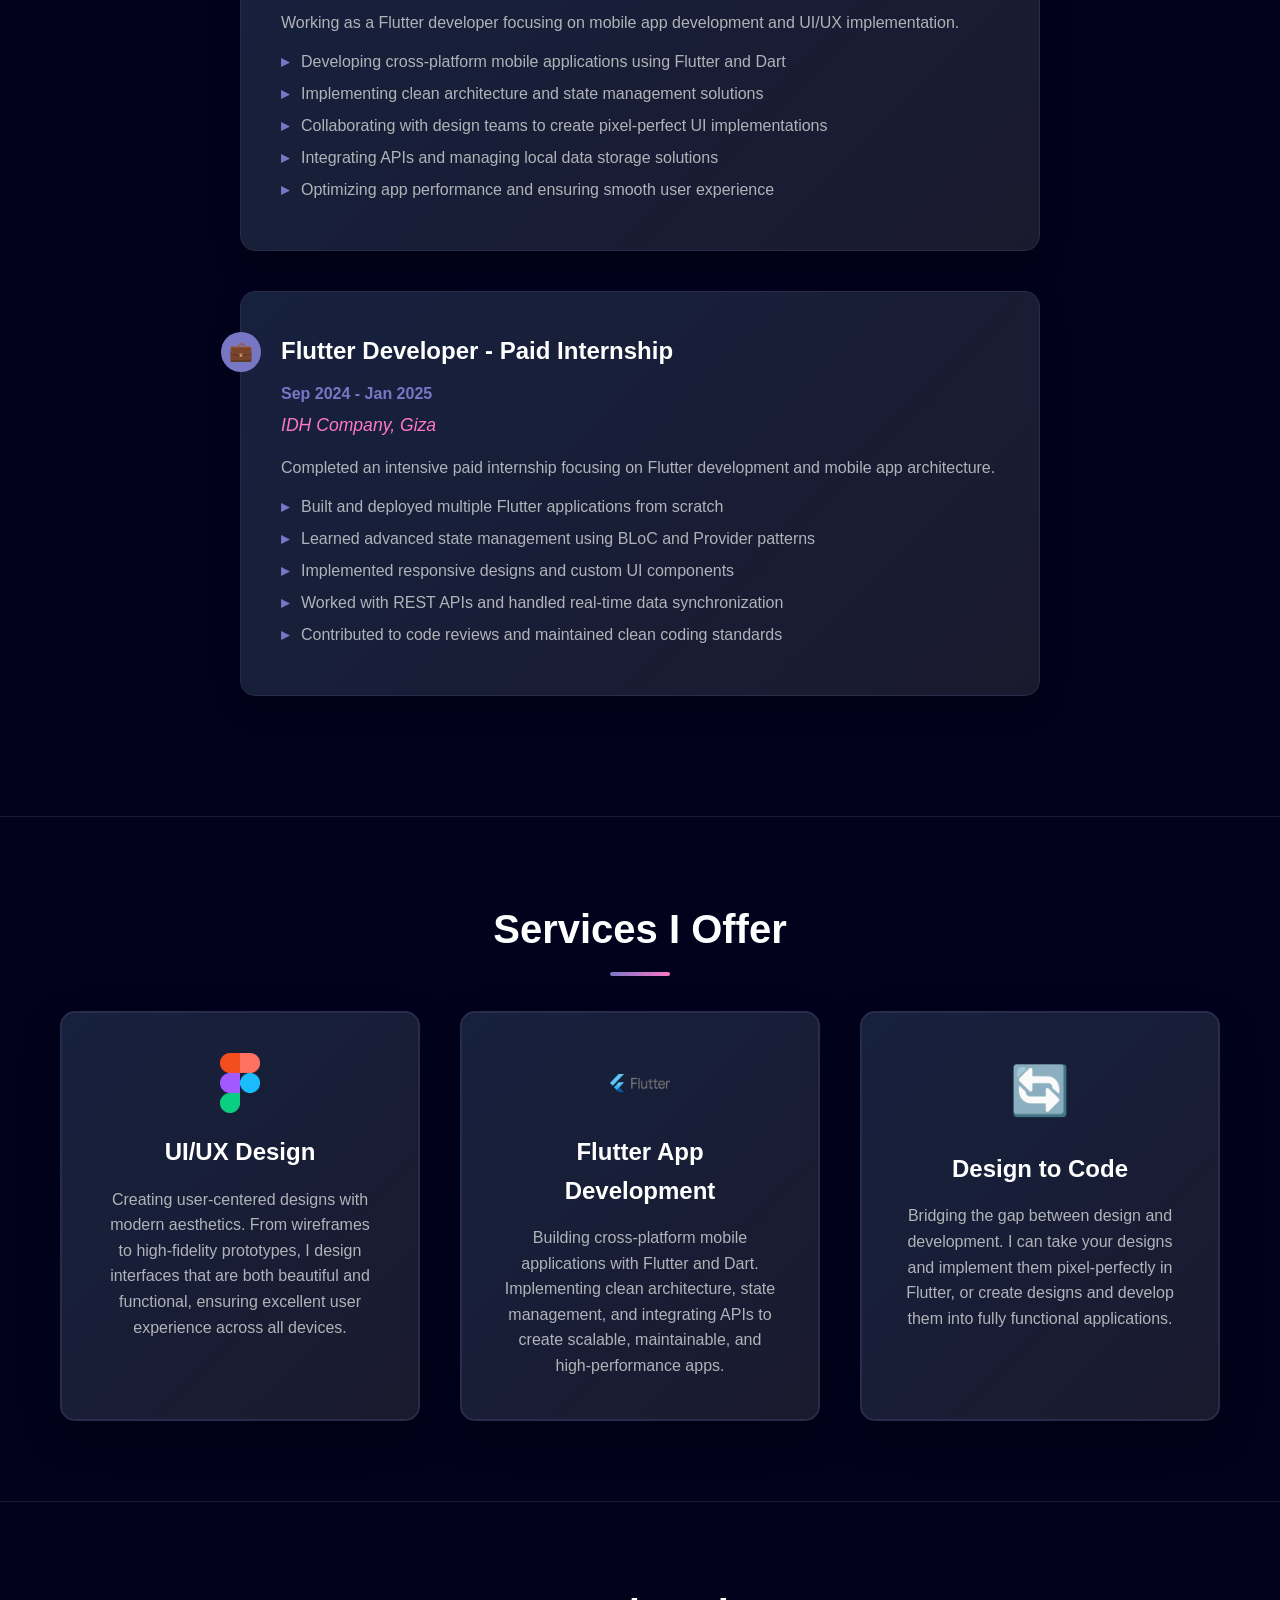
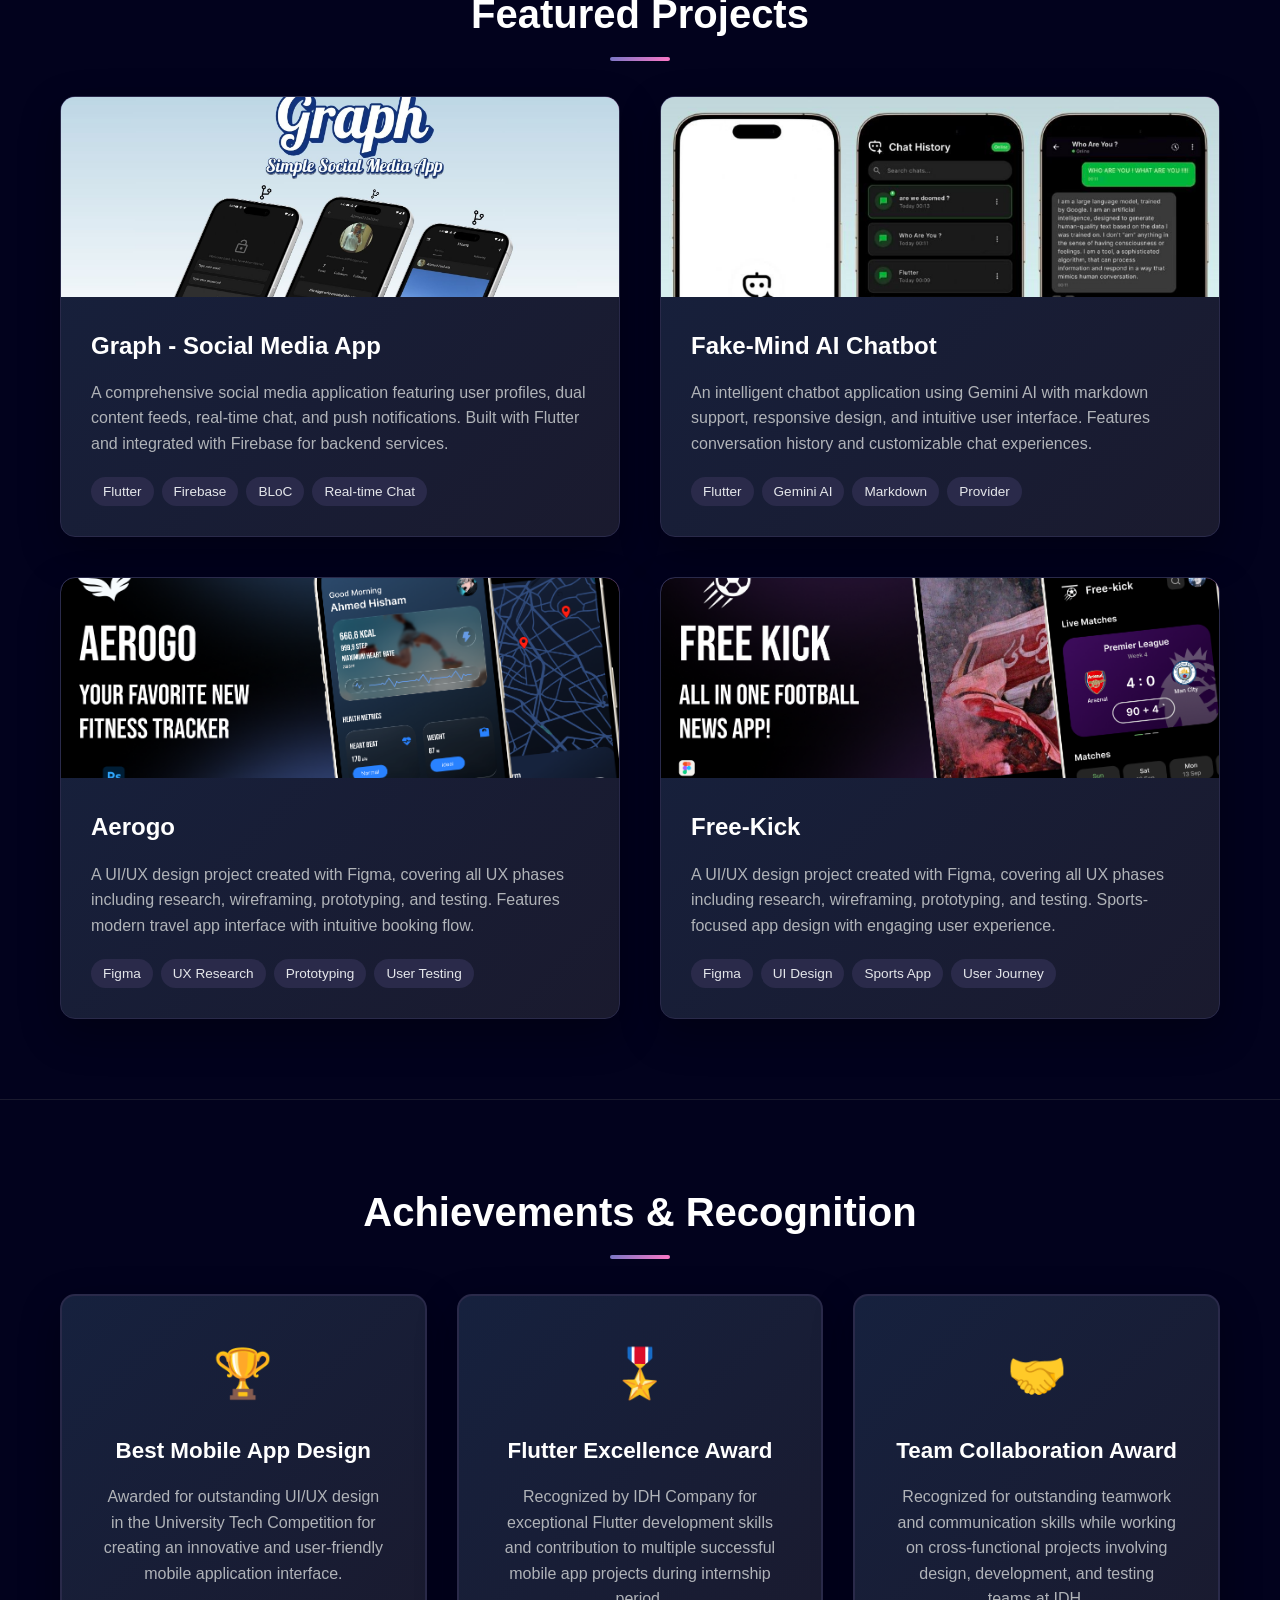
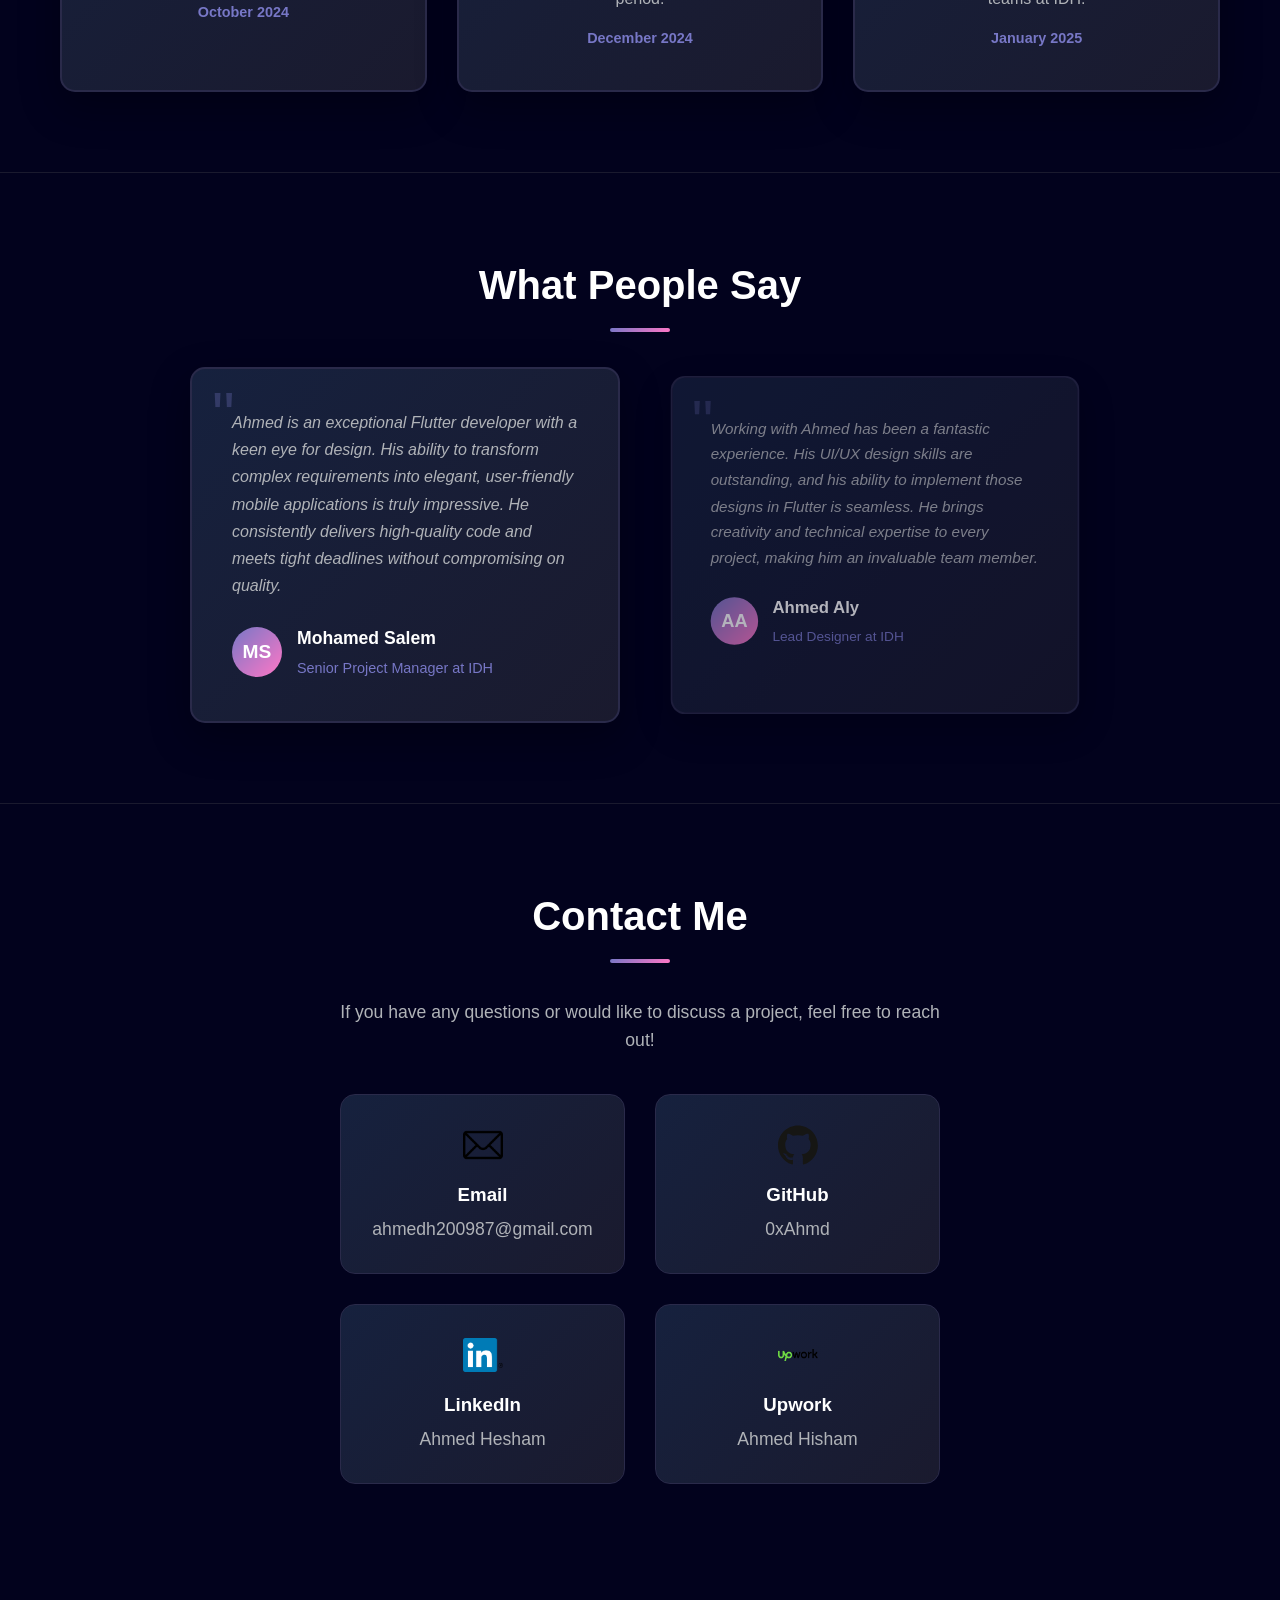
<file: project-details.html>
<!DOCTYPE html>
<html lang="en">
<head>
    <meta charset="UTF-8">
    <meta name="viewport" content="width=device-width, initial-scale=1.0">
    <title>Project Details - Ahmed Hesham</title>
    <link rel="stylesheet" href="css/styles.css">
    <link rel="stylesheet" href="css/project-details.css">
</head>
<body>
    <!-- Navigation Header -->
    <header class="project-header">
        <div class="container">
            <nav class="project-nav">
                <a href="index.html" class="back-button">
                    <span>←</span> Back to Portfolio
                </a>
            </nav>
        </div>
    </header>

    <!-- Project Hero Section -->
    <section class="project-hero">
        <div class="container">
            <div class="project-hero-content">
                <h1 id="project-name" class="project-title">Project Name</h1>
                <p id="project-tagline" class="project-tagline">Brief tagline about the project</p>
            </div>
        </div>
    </section>

    <!-- Project Content -->
    <div class="project-detail-content">
        <div class="container">
            <!-- Project Overview -->
            <section class="project-section">
                <h2>Project Overview</h2>
                <div id="project-description" class="project-description">
                    <p>Detailed description of the project will appear here.</p>
                </div>
            </section>

            <!-- Project Image Gallery -->
            <section class="project-section">
                <h2>Visual Showcase</h2>
                <div id="project-gallery" class="project-gallery">
                    <div class="main-image">
                        <img id="main-project-image" src="" alt="Project Screenshot">
                    </div>
                    <div id="additional-images" class="image-grid">
                        <!-- Additional images will be inserted here -->
                    </div>
                </div>
            </section>

            <!-- What I Made Section -->
            <section class="project-section">
                <h2>What I Built</h2>
                <div id="project-contributions" class="contributions-grid">
                    <!-- Contributions will be inserted here -->
                </div>
            </section>

            <!-- Tools & Technologies -->
            <section class="project-section">
                <h2>Tools & Technologies</h2>
                <div id="project-tools" class="tools-container">
                    <!-- Tools will be inserted here -->
                </div>
            </section>

            <!-- Team Section -->
            <section class="project-section" id="team-section">
                <h2>Team Members</h2>
                <div id="project-team" class="team-grid">
                    <!-- Team members will be inserted here -->
                </div>
            </section>

            <!-- Navigation -->
            <div class="project-navigation">
                <a href="#" id="prev-project" class="nav-button prev">
                    <span>←</span> Previous Project
                </a>
                <a href="index.html#projects" class="nav-button center">
                    All Projects
                </a>
                <a href="#" id="next-project" class="nav-button next">
                    Next Project <span>→</span>
                </a>
            </div>
        </div>
    </div>

    <script src="js/project-data.js"></script>
    <script src="js/project-details.js"></script>
</body>
</html>
</file>
<file: css/styles.css>
* {
    margin: 0;
    padding: 0;
    box-sizing: border-box;
}

body {
    font-family: 'Segoe UI', Tahoma, Geneva, Verdana, sans-serif;
    line-height: 1.6;
    color: #e4e6ea;
    background: #0a0a0f;
    min-height: 100vh;
}

.container {
    max-width: 1200px;
    margin: 0 auto;
    padding: 0 20px;
}

/* Header/Cover Section */
.hero {
    background: linear-gradient(135deg, #1a1a2e 0%, #16213e 50%, #0f3460 100%);
    color: white;
    padding: 100px 0;
    text-align: center;
    position: relative;
    overflow: hidden;
}

.hero::before {
    content: '';
    position: absolute;
    top: 0;
    left: 0;
    right: 0;
    bottom: 0;
    background: radial-gradient(circle at 30% 20%, rgba(120, 119, 198, 0.3) 0%, transparent 50%),
                radial-gradient(circle at 70% 80%, rgba(255, 119, 198, 0.2) 0%, transparent 50%);
    opacity: 0.6;
}

.hero-content {
    position: relative;
    z-index: 1;
}

.hero h1 {
    font-size: 3.5rem;
    font-weight: 700;
    margin-bottom: 10px;
    animation: fadeInUp 1s ease;
    background: linear-gradient(45deg, #7777c6, #ff77c6);
    -webkit-background-clip: text;
    -webkit-text-fill-color: transparent;
    background-clip: text;
}

.hero .subtitle {
    font-size: 1.5rem;
    font-weight: 300;
    margin-bottom: 30px;
    opacity: 0.9;
    animation: fadeInUp 1s ease 0.2s both;
}

.hero .tagline {
    font-size: 1.1rem;
    max-width: 600px;
    margin: 0 auto;
    animation: fadeInUp 1s ease 0.4s both;
}

@keyframes fadeInUp {
    from {
        opacity: 0;
        transform: translateY(30px);
    }
    to {
        opacity: 1;
        transform: translateY(0);
    }
}

/* Main Content */
.main-content {
    background: #02021d;
    margin-top: -50px;
    border-radius: 20px 20px 0 0;
    position: relative;
    z-index: 2;
    box-shadow: 0 -10px 40px rgba(0,0,0,0.3);
}

.section {
    padding: 80px 0;
    border-bottom: 1px solid #1a1a2e;
}

.section:last-child {
    border-bottom: none;
}

.section h2 {
    font-size: 2.5rem;
    color: #ffffff;
    margin-bottom: 50px;
    text-align: center;
    position: relative;
}

.section h2::after {
    content: '';
    width: 60px;
    height: 4px;
    background: linear-gradient(135deg, #7777c6, #ff77c6);
    position: absolute;
    bottom: -15px;
    left: 50%;
    transform: translateX(-50%);
    border-radius: 2px;
}

/* About Section */
.about-content {
    display: grid;
    grid-template-columns: 1fr 2fr;
    gap: 60px;
    align-items: center;
}

.about-image {
    text-align: center;
}

.profile-image {
    width: 250px;
    height: 300px;
    background: linear-gradient(135deg, #7777c6, #ff77c6);
    border-radius: 20px;
    display: flex;
    align-items: center;
    justify-content: center;
    margin: 0 auto;
    position: relative;
    overflow: hidden;
}

.about-text {
    font-size: 1.1rem;
    line-height: 1.8;
    color: #b0b3b8;
}

.about-text p {
    margin-bottom: 20px;
}

/* Education Section */
.education-timeline {
    max-width: 800px;
    margin: 0 auto;
}

.education-item {
    background: linear-gradient(135deg, #16213e, #1a1a2e);
    padding: 40px;
    border-radius: 15px;
    box-shadow: 0 10px 30px rgba(0,0,0,0.3);
    margin-bottom: 30px;
    position: relative;
    border: 1px solid #2a2a4a;
    transition: all 0.3s ease;
}

.education-item:hover {
    transform: translateY(-5px);
    border-color: #7777c6;
    box-shadow: 0 20px 40px rgba(119, 119, 198, 0.2);
}

.education-item::before {
    content: '🎓';
    position: absolute;
    top: 40px;
    left: -20px;
    background: #7777c6;
    width: 40px;
    height: 40px;
    border-radius: 50%;
    display: flex;
    align-items: center;
    justify-content: center;
    font-size: 1.2rem;
}

.education-item h3 {
    color: #ffffff;
    margin-bottom: 10px;
    font-size: 1.5rem;
}

.education-item .date {
    color: #7777c6;
    font-weight: bold;
    margin-bottom: 10px;
}

.education-item .institution {
    color: #b0b3b8;
    font-style: italic;
    margin-bottom: 15px;
}

.education-item p {
    color: #b0b3b8;
    line-height: 1.6;
}

/* Skills Section */
.skills-grid {
    display: grid;
    grid-template-columns: repeat(auto-fit, minmax(300px, 1fr));
    gap: 40px;
}

.skill-category {
    background: linear-gradient(135deg, #16213e, #1a1a2e);
    padding: 40px;
    border-radius: 15px;
    box-shadow: 0 10px 30px rgba(0,0,0,0.3);
    transition: transform 0.3s ease;
    border: 1px solid #2a2a4a;
}

.skill-category:hover {
    transform: translateY(-10px);
    border-color: #7777c6;
    box-shadow: 0 20px 40px rgba(119, 119, 198, 0.2);
}

.skill-category h3 {
    color: #ffffff;
    margin-bottom: 20px;
    font-size: 1.5rem;
}

.skill-tags {
    display: flex;
    flex-wrap: wrap;
    gap: 10px;
}

.skill-tag {
    background: linear-gradient(135deg, #7777c6, #ff77c6);
    color: white;
    padding: 8px 16px;
    border-radius: 25px;
    font-size: 0.9rem;
    font-weight: 500;
    transition: transform 0.2s ease;
}

.skill-tag:hover {
    transform: scale(1.05);
}

/* Work Experience Section */
.experience-timeline {
    max-width: 800px;
    margin: 0 auto;
}

.experience-item {
    background: linear-gradient(135deg, #16213e, #1a1a2e);
    padding: 40px;
    border-radius: 15px;
    box-shadow: 0 10px 30px rgba(0,0,0,0.3);
    margin-bottom: 40px;
    position: relative;
    border: 1px solid #2a2a4a;
    transition: all 0.3s ease;
}

.experience-item:hover {
    transform: translateY(-5px);
    border-color: #7777c6;
    box-shadow: 0 20px 40px rgba(119, 119, 198, 0.2);
}

.experience-item::before {
    content: '💼';
    position: absolute;
    top: 40px;
    left: -20px;
    background: #7777c6;
    width: 40px;
    height: 40px;
    border-radius: 50%;
    display: flex;
    align-items: center;
    justify-content: center;
    font-size: 1.2rem;
}

.experience-item h3 {
    color: #ffffff;
    margin-bottom: 10px;
    font-size: 1.5rem;
}

.experience-item .date {
    color: #7777c6;
    font-weight: bold;
    margin-bottom: 5px;
}

.experience-item .company {
    color: #ff77c6;
    font-style: italic;
    margin-bottom: 15px;
    font-size: 1.1rem;
}

.experience-item p {
    color: #b0b3b8;
    line-height: 1.6;
    margin-bottom: 15px;
}

.experience-responsibilities {
    list-style: none;
    padding: 0;
}

.experience-responsibilities li {
    color: #b0b3b8;
    margin-bottom: 8px;
    padding-left: 20px;
    position: relative;
    line-height: 1.5;
}

.experience-responsibilities li::before {
    content: '▸';
    color: #7777c6;
    font-weight: bold;
    position: absolute;
    left: 0;
}

/* Services Section */
.services-grid {
    display: grid;
    grid-template-columns: repeat(auto-fit, minmax(350px, 1fr));
    gap: 40px;
}

.service-card {
    background: linear-gradient(135deg, #16213e, #1a1a2e);
    padding: 40px;
    border-radius: 15px;
    box-shadow: 0 15px 40px rgba(0,0,0,0.3);
    text-align: center;
    transition: all 0.3s ease;
    border: 2px solid #2a2a4a;
}

.service-card:hover {
    transform: translateY(-15px);
    border-color: #7777c6;
    box-shadow: 0 25px 60px rgba(119, 119, 198, 0.3);
}

.service-icon {
    font-size: 3rem;
    margin-bottom: 20px;
    display: block;
}

.service-card h3 {
    color: #ffffff;
    margin-bottom: 15px;
    font-size: 1.5rem;
}

.service-card p {
    color: #b0b3b8;
    line-height: 1.6;
}

/* Projects Section */
.projects-grid {
    display: grid;
    grid-template-columns: repeat(auto-fit, minmax(400px, 1fr));
    gap: 40px;
}

.project-card {
    background: linear-gradient(135deg, #16213e, #1a1a2e);
    border-radius: 15px;
    overflow: hidden;
    box-shadow: 0 15px 40px rgba(0,0,0,0.3);
    transition: all 0.3s ease;
    border: 1px solid #2a2a4a;
}

.project-card:hover {
    transform: translateY(-10px);
    box-shadow: 0 25px 60px rgba(119, 119, 198, 0.2);
    border-color: #7777c6;
}

.project-image {
    height: 200px;
    background: linear-gradient(135deg, #7777c6, #ff77c6);
    display: flex;
    align-items: center;
    justify-content: center;
    color: white;
    font-size: 2rem;
    font-weight: bold;
    overflow: hidden;
}

.project-image img {
    width: 100%;
    height: 100%;
    object-fit: cover;
}

.project-content {
    padding: 30px;
}

.project-card h3 {
    color: #ffffff;
    margin-bottom: 15px;
    font-size: 1.5rem;
}

.project-card p {
    color: #b0b3b8;
    line-height: 1.6;
    margin-bottom: 20px;
}

.project-tech {
    display: flex;
    flex-wrap: wrap;
    gap: 8px;
}

.tech-tag {
    background: #2a2a4a;
    color: #e4e6ea;
    padding: 4px 12px;
    border-radius: 15px;
    font-size: 0.85rem;
}

/* Achievements Section */
.achievements-grid {
    display: grid;
    grid-template-columns: repeat(auto-fit, minmax(350px, 1fr));
    gap: 30px;
}

.achievement-card {
    background: linear-gradient(135deg, #16213e, #1a1a2e);
    padding: 40px;
    border-radius: 15px;
    box-shadow: 0 15px 40px rgba(0,0,0,0.3);
    text-align: center;
    transition: all 0.3s ease;
    border: 2px solid #2a2a4a;
    position: relative;
    overflow: hidden;
}

.achievement-card::before {
    content: '';
    position: absolute;
    top: 0;
    left: -100%;
    width: 100%;
    height: 100%;
    background: linear-gradient(90deg, transparent, rgba(119, 119, 198, 0.1), transparent);
    transition: left 0.5s ease;
}

.achievement-card:hover::before {
    left: 100%;
}

.achievement-card:hover {
    transform: translateY(-10px);
    border-color: #7777c6;
    box-shadow: 0 25px 60px rgba(119, 119, 198, 0.3);
}

.achievement-icon {
    font-size: 3rem;
    margin-bottom: 20px;
    display: block;
}

.achievement-card h3 {
    color: #ffffff;
    margin-bottom: 15px;
    font-size: 1.4rem;
}

.achievement-card p {
    color: #b0b3b8;
    line-height: 1.6;
    margin-bottom: 15px;
}

.achievement-date {
    color: #7777c6;
    font-weight: bold;
    font-size: 0.9rem;
}

/* Testimonials Section */
.testimonials-grid {
    display: grid;
    grid-template-columns: repeat(auto-fit, minmax(400px, 1fr));
    gap: 40px;
    max-width: 900px;
    margin: 0 auto;
}

.testimonial-card {
    background: linear-gradient(135deg, #16213e, #1a1a2e);
    padding: 40px;
    border-radius: 15px;
    box-shadow: 0 15px 40px rgba(0,0,0,0.3);
    transition: all 0.3s ease;
    border: 2px solid #2a2a4a;
    position: relative;
}

.testimonial-card::before {
    content: '"';
    position: absolute;
    top: 15px;
    left: 20px;
    font-size: 4rem;
    color: #7777c6;
    opacity: 0.3;
    line-height: 1;
}

.testimonial-card:hover {
    transform: translateY(-10px);
    border-color: #7777c6;
    box-shadow: 0 25px 60px rgba(119, 119, 198, 0.3);
}

.testimonial-text {
    color: #b0b3b8;
    line-height: 1.7;
    margin-bottom: 25px;
    font-style: italic;
    position: relative;
    z-index: 1;
}

.testimonial-author {
    display: flex;
    align-items: center;
    gap: 15px;
}

.author-avatar {
    width: 50px;
    height: 50px;
    background: linear-gradient(135deg, #7777c6, #ff77c6);
    border-radius: 50%;
    display: flex;
    align-items: center;
    justify-content: center;
    color: white;
    font-weight: bold;
    font-size: 1.2rem;
}

.author-info h4 {
    color: #ffffff;
    margin-bottom: 5px;
    font-size: 1.1rem;
}

.author-info p {
    color: #7777c6;
    font-size: 0.9rem;
}

/* Contact Section */
.contact-content {
    text-align: center;
    max-width: 600px;
    margin: 0 auto;
}

.contact-content p {
    color: #b0b3b8;
    font-size: 1.1rem;
    margin-bottom: 40px;
}

.contact-info {
    display: grid;
    grid-template-columns: repeat(auto-fit, minmax(200px, 1fr));
    gap: 30px;
    margin: 40px 0;
}

.contact-item {
    background: linear-gradient(135deg, #16213e, #1a1a2e);
    padding: 30px;
    border-radius: 15px;
    transition: all 0.3s ease;
    border: 1px solid #2a2a4a;
    text-decoration: none;
    color: inherit;
    display: block;
}

.contact-item:hover {
    background: linear-gradient(135deg, #7777c6, #ff77c6);
    color: white;
    transform: translateY(-5px);
    text-decoration: none;
}

.contact-item .icon {
    font-size: 2rem;
    margin-bottom: 15px;
    display: block;
}

.contact-item img {
    width: 40px;
    height: 40px;
    object-fit: contain;
    display: block;
    margin: 0 auto 15px;
}
.contact-item:hover img {
    filter: none; /* Ensure no filters are applied on hover */
}

.contact-item:hover img {
    filter: brightness(0) saturate(100%) invert(100%) sepia(0%) saturate(0%) hue-rotate(0deg) brightness(100%) contrast(100%);
}

.contact-item h3 {
    color: #ffffff;
    margin-bottom: 5px;
}

.contact-item p {
    color: #b0b3b8;
    margin: 0;
}

.contact-item:hover h3,
.contact-item:hover p {
    color: white;
}

.cta-button {
    background: linear-gradient(135deg, #7777c6, #ff77c6);
    color: white;
    padding: 15px 40px;
    border: none;
    border-radius: 50px;
    font-size: 1.1rem;
    font-weight: 600;
    cursor: pointer;
    transition: all 0.3s ease;
    text-decoration: none;
    display: inline-block;
    margin-top: 30px;
}

.cta-button:hover {
    transform: translateY(-3px);
    box-shadow: 0 15px 40px rgba(119, 119, 198, 0.4);
}

/* Responsive Design */
@media (max-width: 768px) {
    .hero h1 {
        font-size: 2.5rem;
    }
    
    .hero .subtitle {
        font-size: 1.2rem;
    }
    
    .about-content {
        grid-template-columns: 1fr;
        gap: 40px;
    }
    
    .profile-image {
        width: 200px;
        height: 240px;
    }
    
    .section {
        padding: 60px 0;
    }
    
    .section h2 {
        font-size: 2rem;
    }
    
    .projects-grid,
    .services-grid,
    .achievements-grid {
        grid-template-columns: 1fr;
    }
    
    .testimonials-grid {
        grid-template-columns: 1fr;
    }
    
    .experience-item::before,
    .education-item::before {
        left: -15px;
        width: 30px;
        height: 30px;
        font-size: 1rem;
    }
}

/* Smooth scrolling */
html {
    scroll-behavior: smooth;
}

/* Animation classes for JavaScript */
.fade-in {
    opacity: 0;
    transform: translateY(30px);
    transition: opacity 0.8s ease, transform 0.8s ease;
}

.fade-in.visible {
    opacity: 1;
    transform: translateY(0);
}

/* Loading animation for images */
.loading-image {
    opacity: 0;
    transform: scale(1.1);
    transition: opacity 0.5s ease, transform 0.5s ease;
}

.loading-image.loaded {
    opacity: 1;
    transform: scale(1);
}/* Additional styles for image icons - Add these to your existing styles.css */

/* Service Icon Images */
.service-icon-img {
    width: 60px;
    height: 60px;
    margin-bottom: 20px;
    object-fit: contain;
    display: block;
    margin-left: auto;
    margin-right: auto;
    transition: transform 0.3s ease, filter 0.3s ease;
}

.service-card:hover .service-icon-img {
    transform: scale(1.1);
    filter: brightness(1.1);
}

/* Skill Category Icon Images */
.skill-category-icon {
    width: 24px;
    height: 24px;
    margin-right: 10px;
    object-fit: contain;
    vertical-align: middle;
    display: inline-block;
    transition: transform 0.3s ease;
}

.skill-category:hover .skill-category-icon {
    transform: scale(1.1);
}

/* Update existing service card styles to handle both emoji and image icons */
.service-card .service-icon {
    font-size: 3rem;
    margin-bottom: 20px;
    display: block;
}

/* Ensure proper spacing for skill category titles */
.skill-category h3 {
    color: #ffffff;
    margin-bottom: 20px;
    font-size: 1.5rem;
    display: flex;
    align-items: center;
}

/* Responsive adjustments */
@media (max-width: 768px) {
    .service-icon-img {
        width: 50px;
        height: 50px;
    }
    
    .skill-category-icon {
        width: 20px;
        height: 20px;
    }
}
</file>
<file: css/project-details.css>
/* Project Details Page Styles */

/* Header Navigation */
.project-header {
    background: #02021d;
    padding: 20px 0;
    position: fixed;
    width: 100%;
    top: 0;
    z-index: 1000;
    border-bottom: 1px solid #1a1a2e;
    backdrop-filter: blur(10px);
    background: rgba(2, 2, 29, 0.95);
}

.project-nav {
    display: flex;
    align-items: center;
}

.back-button {
    color: #b0b3b8;
    text-decoration: none;
    display: flex;
    align-items: center;
    gap: 10px;
    font-size: 1.1rem;
    transition: all 0.3s ease;
    padding: 10px 20px;
    border-radius: 30px;
    background: linear-gradient(135deg, #16213e, #1a1a2e);
}

.back-button:hover {
    color: white;
    background: linear-gradient(135deg, #7777c6, #ff77c6);
    transform: translateX(-5px);
}

.back-button span {
    font-size: 1.5rem;
    transition: transform 0.3s ease;
}

.back-button:hover span {
    transform: translateX(-5px);
}

/* Project Hero */
.project-hero {
    background: linear-gradient(135deg, #1a1a2e 0%, #16213e 50%, #0f3460 100%);
    padding: 150px 0 80px;
    margin-top: 60px;
    position: relative;
    overflow: hidden;
}

.project-hero::before {
    content: '';
    position: absolute;
    top: 0;
    left: 0;
    right: 0;
    bottom: 0;
    background: radial-gradient(circle at 30% 20%, rgba(120, 119, 198, 0.3) 0%, transparent 50%),
                radial-gradient(circle at 70% 80%, rgba(255, 119, 198, 0.2) 0%, transparent 50%);
    opacity: 0.6;
}

.project-hero-content {
    position: relative;
    z-index: 1;
    text-align: center;
}

.project-title {
    font-size: 3.5rem;
    font-weight: 700;
    margin-bottom: 20px;
    background: linear-gradient(45deg, #7777c6, #ff77c6);
    -webkit-background-clip: text;
    -webkit-text-fill-color: transparent;
    background-clip: text;
    animation: fadeInUp 1s ease;
}

.project-tagline {
    font-size: 1.3rem;
    color: #e4e6ea;
    opacity: 0.9;
    max-width: 600px;
    margin: 0 auto;
    animation: fadeInUp 1s ease 0.2s both;
}

/* Project Content */
.project-detail-content {
    background: #02021d;
    padding: 60px 0;
    min-height: 100vh;
}

.project-section {
    margin-bottom: 80px;
    animation: fadeInUp 0.8s ease;
}

.project-section h2 {
    font-size: 2.2rem;
    color: #ffffff;
    margin-bottom: 40px;
    position: relative;
    padding-bottom: 20px;
}

.project-section h2::after {
    content: '';
    width: 60px;
    height: 4px;
    background: linear-gradient(135deg, #7777c6, #ff77c6);
    position: absolute;
    bottom: 0;
    left: 0;
    border-radius: 2px;
}

/* Project Description */
.project-description {
    background: linear-gradient(135deg, #16213e, #1a1a2e);
    padding: 40px;
    border-radius: 15px;
    border: 1px solid #2a2a4a;
    transition: all 0.3s ease;
}

.project-description:hover {
    border-color: #7777c6;
    box-shadow: 0 20px 40px rgba(119, 119, 198, 0.1);
}

.project-description p {
    color: #b0b3b8;
    line-height: 1.8;
    font-size: 1.1rem;
    margin-bottom: 20px;
}

.project-description p:last-child {
    margin-bottom: 0;
}

/* Project Gallery */
.project-gallery {
    display: grid;
    gap: 30px;
}

.main-image {
    width: 100%;
    border-radius: 15px;
    overflow: hidden;
    box-shadow: 0 25px 60px rgba(0,0,0,0.4);
    transition: transform 0.3s ease;
}

.main-image:hover {
    transform: scale(1.02);
}

.main-image img {
    width: 100%;
    height: auto;
    display: block;
}

.image-grid {
    display: grid;
    grid-template-columns: repeat(auto-fit, minmax(250px, 1fr));
    gap: 20px;
}

.image-grid img {
    width: 100%;
    height: 200px;
    object-fit: cover;
    border-radius: 10px;
    box-shadow: 0 10px 30px rgba(0,0,0,0.3);
    transition: all 0.3s ease;
    cursor: pointer;
}

.image-grid img:hover {
    transform: scale(1.05);
    box-shadow: 0 15px 40px rgba(119, 119, 198, 0.3);
}

/* Contributions Grid */
.contributions-grid {
    display: grid;
    grid-template-columns: repeat(auto-fit, minmax(300px, 1fr));
    gap: 30px;
}

.contribution-card {
    background: linear-gradient(135deg, #16213e, #1a1a2e);
    padding: 35px;
    border-radius: 15px;
    border: 1px solid #2a2a4a;
    transition: all 0.3s ease;
}

.contribution-card:hover {
    transform: translateY(-5px);
    border-color: #7777c6;
    box-shadow: 0 20px 40px rgba(119, 119, 198, 0.2);
}

.contribution-card h3 {
    color: #ffffff;
    margin-bottom: 15px;
    font-size: 1.3rem;
    display: flex;
    align-items: center;
    gap: 10px;
}

.contribution-card .icon {
    font-size: 1.5rem;
}

.contribution-card ul {
    list-style: none;
    padding: 0;
}

.contribution-card li {
    color: #b0b3b8;
    margin-bottom: 10px;
    padding-left: 25px;
    position: relative;
    line-height: 1.6;
}

.contribution-card li::before {
    content: '✓';
    color: #7777c6;
    position: absolute;
    left: 0;
    font-weight: bold;
}

/* Tools Container */
.tools-container {
    display: flex;
    flex-wrap: wrap;
    gap: 15px;
}

.tool-badge {
    background: linear-gradient(135deg, #7777c6, #ff77c6);
    color: white;
    padding: 12px 25px;
    border-radius: 30px;
    font-size: 1rem;
    font-weight: 500;
    display: inline-flex;
    align-items: center;
    gap: 8px;
    transition: all 0.3s ease;
}

.tool-badge:hover {
    transform: translateY(-3px) scale(1.05);
    box-shadow: 0 10px 25px rgba(119, 119, 198, 0.3);
}

.tool-badge .tool-icon {
    font-size: 1.2rem;
}

/* Team Grid */
.team-grid {
    display: grid;
    grid-template-columns: repeat(auto-fit, minmax(250px, 1fr));
    gap: 30px;
}

.team-member {
    background: linear-gradient(135deg, #16213e, #1a1a2e);
    padding: 30px;
    border-radius: 15px;
    text-align: center;
    border: 1px solid #2a2a4a;
    transition: all 0.3s ease;
}

.team-member:hover {
    transform: translateY(-5px);
    border-color: #7777c6;
    box-shadow: 0 20px 40px rgba(119, 119, 198, 0.2);
}

.team-avatar {
    width: 80px;
    height: 80px;
    margin: 0 auto 20px;
    background: linear-gradient(135deg, #7777c6, #ff77c6);
    border-radius: 50%;
    display: flex;
    align-items: center;
    justify-content: center;
    color: white;
    font-size: 2rem;
    font-weight: bold;
}

.team-member h4 {
    color: #ffffff;
    margin-bottom: 10px;
    font-size: 1.2rem;
}

.team-member .role {
    color: #7777c6;
    font-size: 0.95rem;
    margin-bottom: 15px;
}

.team-member .contribution {
    color: #b0b3b8;
    font-size: 0.9rem;
    line-height: 1.5;
}

/* Links Container */
.links-container {
    display: grid;
    grid-template-columns: repeat(auto-fit, minmax(200px, 1fr));
    gap: 20px;
}

.link-button {
    background: linear-gradient(135deg, #16213e, #1a1a2e);
    color: #e4e6ea;
    padding: 20px 30px;
    border-radius: 10px;
    text-decoration: none;
    display: flex;
    align-items: center;
    justify-content: center;
    gap: 10px;
    border: 1px solid #2a2a4a;
    transition: all 0.3s ease;
    font-weight: 500;
}

.link-button:hover {
    background: linear-gradient(135deg, #7777c6, #ff77c6);
    color: white;
    transform: translateY(-3px);
    box-shadow: 0 15px 30px rgba(119, 119, 198, 0.3);
    border-color: transparent;
}

.link-button .link-icon {
    font-size: 1.3rem;
}

/* Project Navigation */
.project-navigation {
    display: grid;
    grid-template-columns: 1fr auto 1fr;
    gap: 20px;
    margin-top: 80px;
    padding-top: 40px;
    border-top: 1px solid #1a1a2e;
}

.nav-button {
    background: linear-gradient(135deg, #16213e, #1a1a2e);
    color: #b0b3b8;
    padding: 20px 30px;
    border-radius: 10px;
    text-decoration: none;
    display: flex;
    align-items: center;
    gap: 10px;
    border: 1px solid #2a2a4a;
    transition: all 0.3s ease;
    font-weight: 500;
}

.nav-button:hover {
    background: linear-gradient(135deg, #7777c6, #ff77c6);
    color: white;
    transform: translateY(-3px);
    border-color: transparent;
}

.nav-button.prev {
    justify-content: flex-start;
}

.nav-button.next {
    justify-content: flex-end;
}

.nav-button.center {
    justify-content: center;
}

.nav-button span {
    font-size: 1.3rem;
    transition: transform 0.3s ease;
}

.nav-button.prev:hover span {
    transform: translateX(-5px);
}

.nav-button.next:hover span {
    transform: translateX(5px);
}

/* Responsive Design */
@media (max-width: 768px) {
    .project-title {
        font-size: 2.5rem;
    }
    
    .project-tagline {
        font-size: 1.1rem;
    }
    
    .project-section h2 {
        font-size: 1.8rem;
    }
    
    .contributions-grid {
        grid-template-columns: 1fr;
    }
    
    .team-grid {
        grid-template-columns: 1fr;
    }
    
    .project-navigation {
        grid-template-columns: 1fr;
        gap: 15px;
    }
    
    .nav-button {
        justify-content: center;
    }
    
    .image-grid {
        grid-template-columns: 1fr;
    }
}

/* Animations */
@keyframes fadeInUp {
    from {
        opacity: 0;
        transform: translateY(30px);
    }
    to {
        opacity: 1;
        transform: translateY(0);
    }
}

/* Loading State */
.loading {
    opacity: 0.5;
    pointer-events: none;
}

.skeleton {
    background: linear-gradient(90deg, #1a1a2e 25%, #2a2a4a 50%, #1a1a2e 75%);
    background-size: 200% 100%;
    animation: loading 1.5s infinite;
}

@keyframes loading {
    0% {
        background-position: 200% 0;
    }
    100% {
        background-position: -200% 0;
    }
}
</file>
